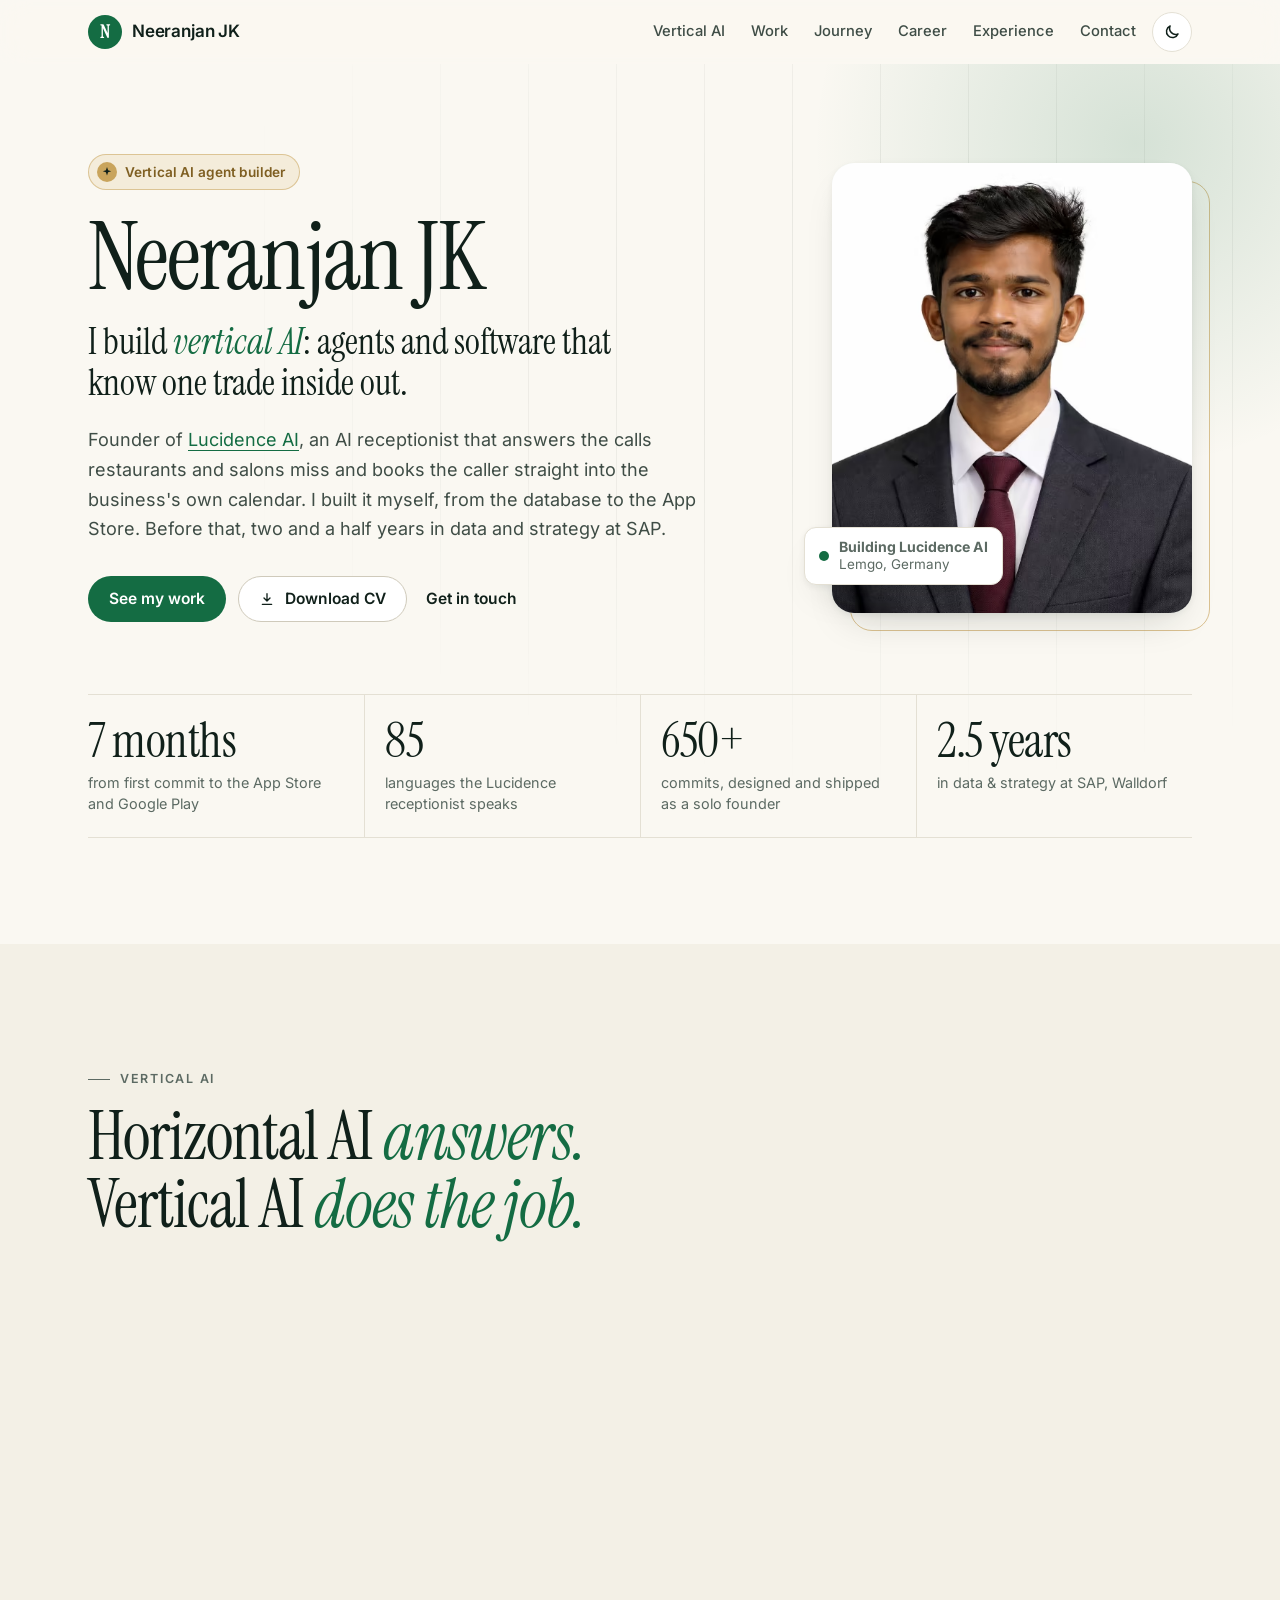
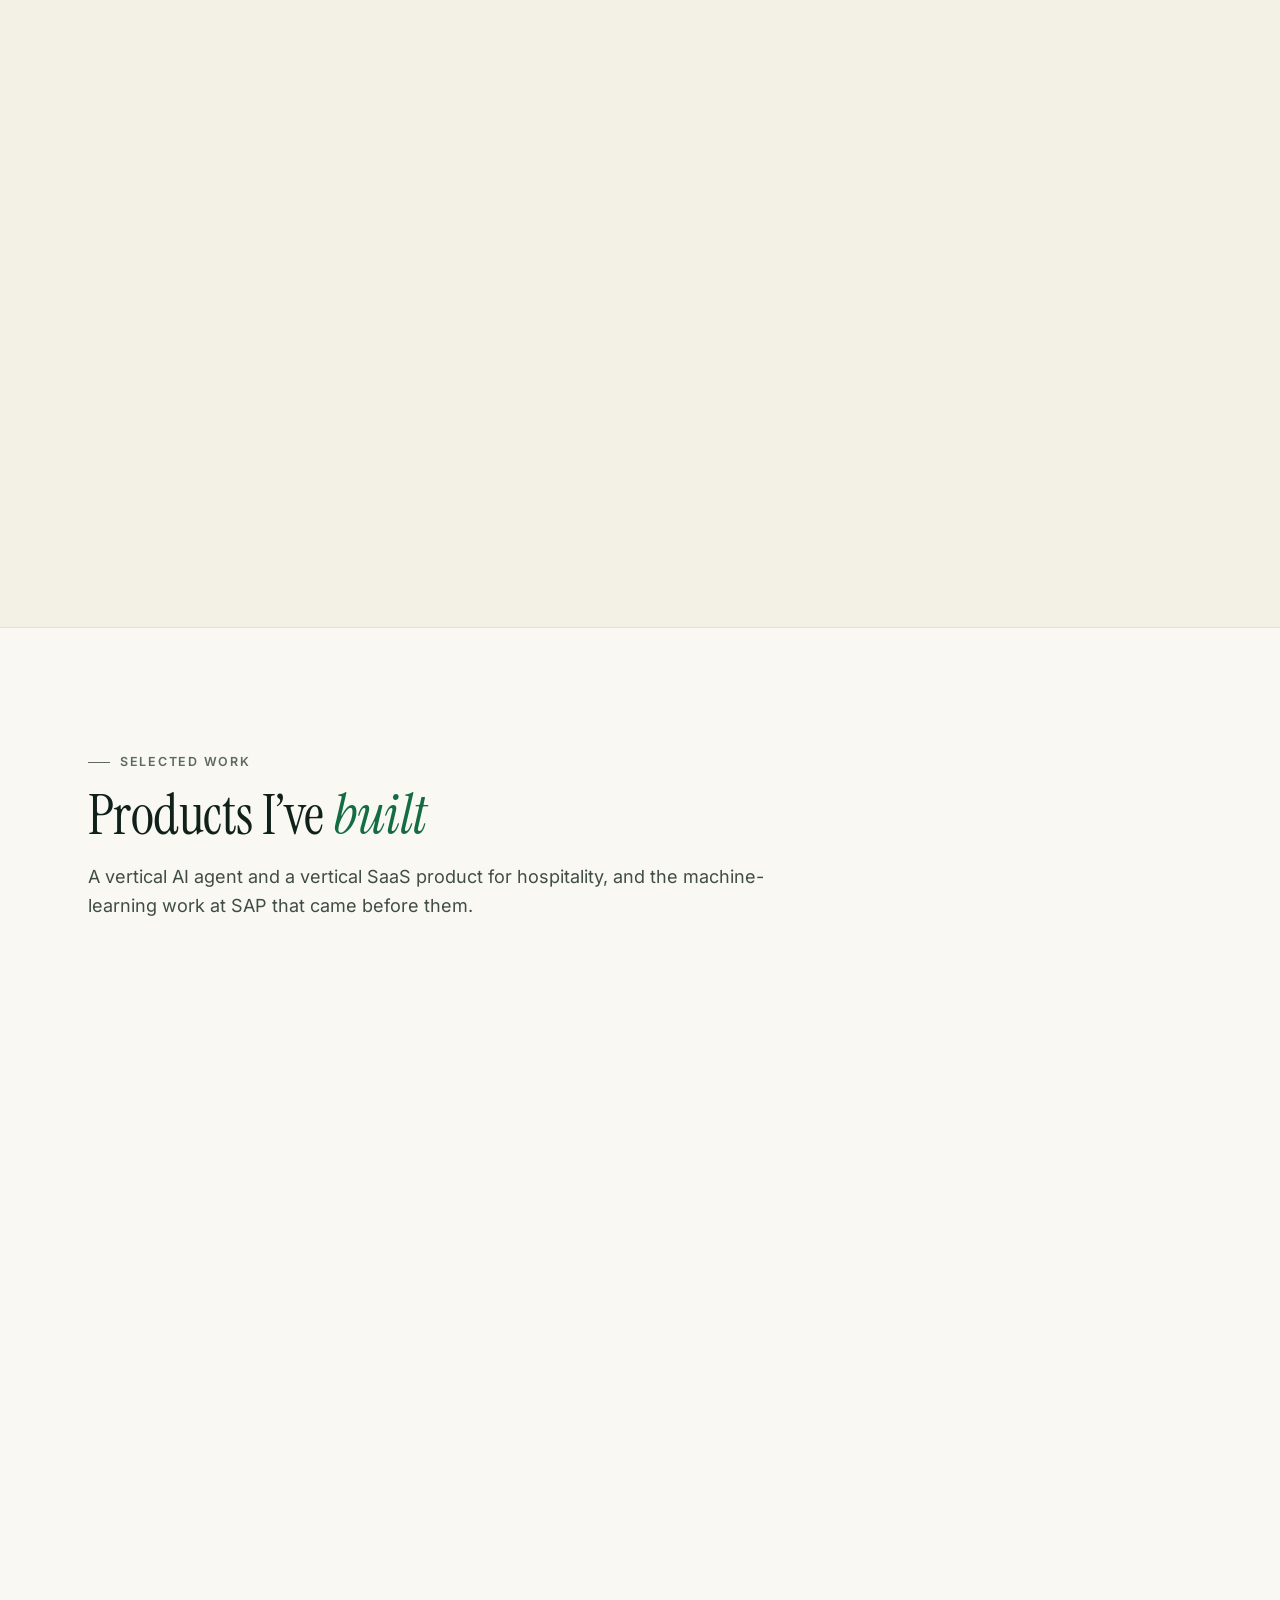
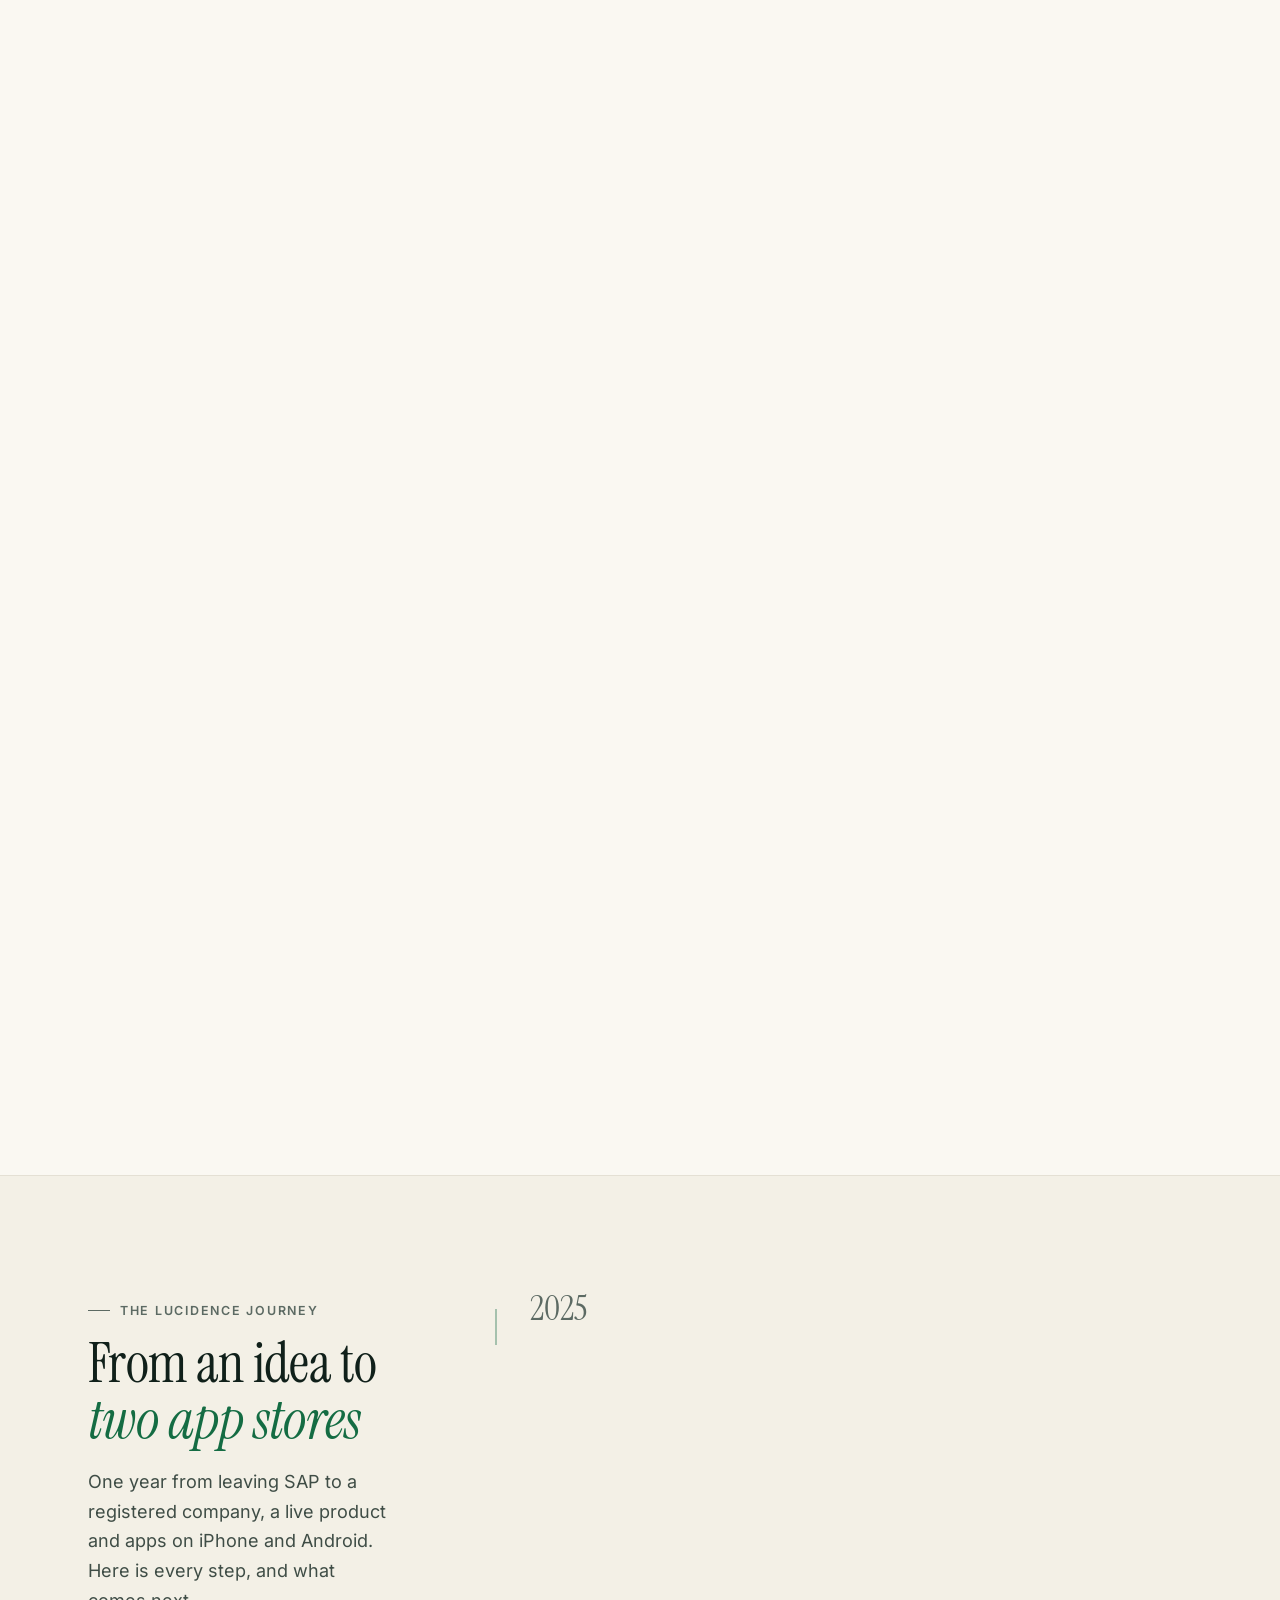
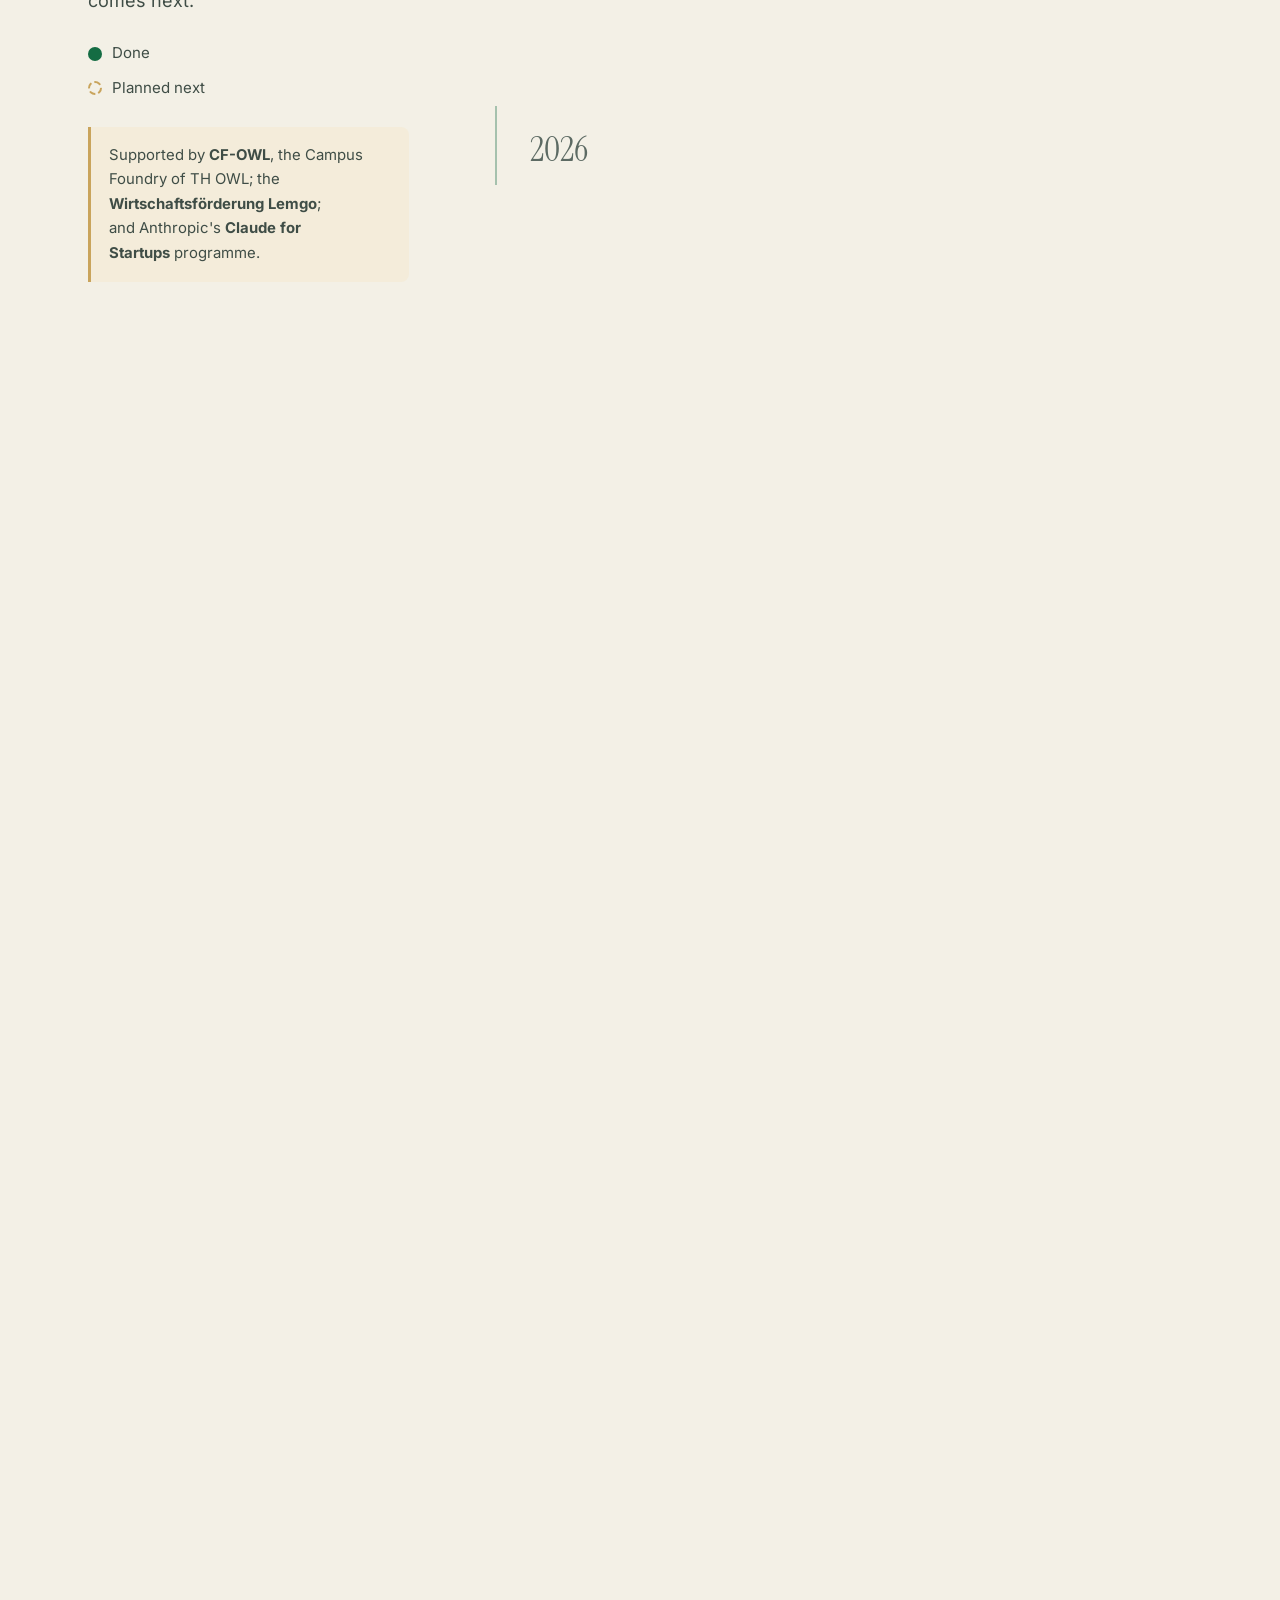
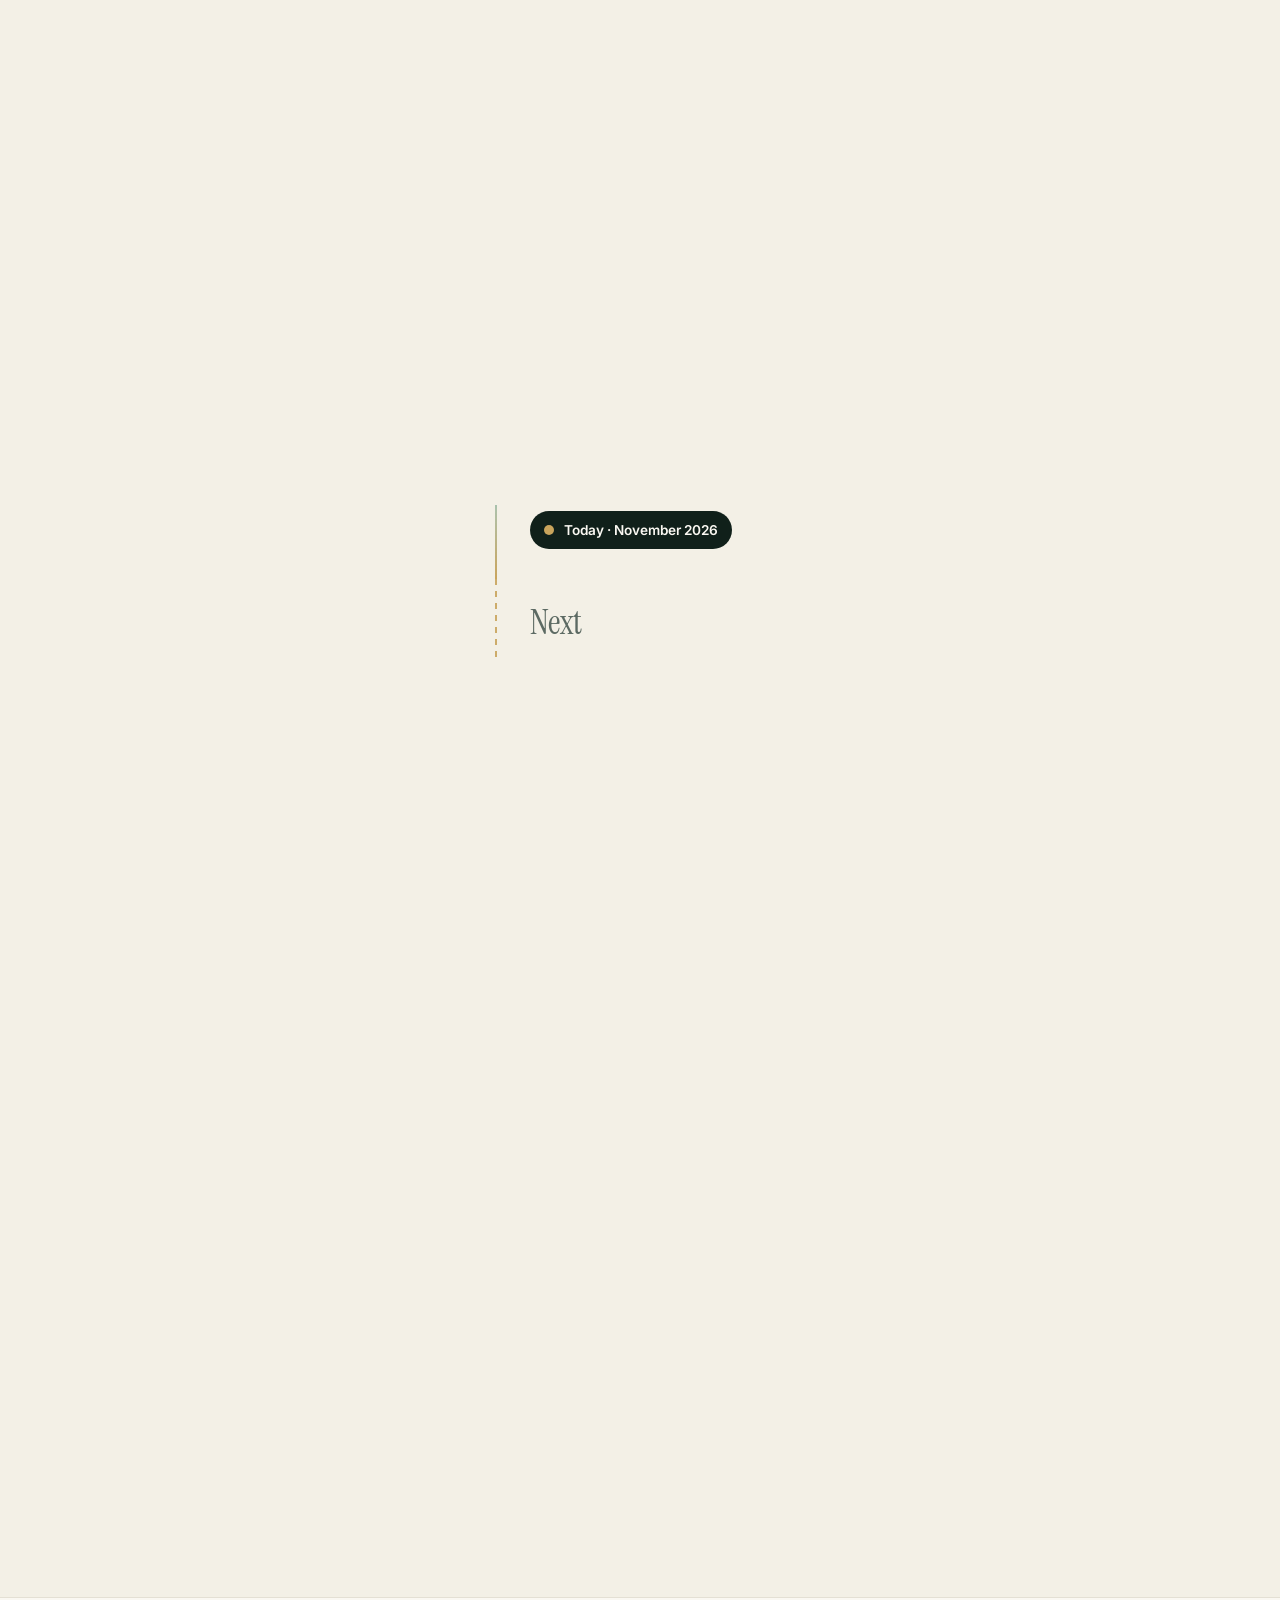
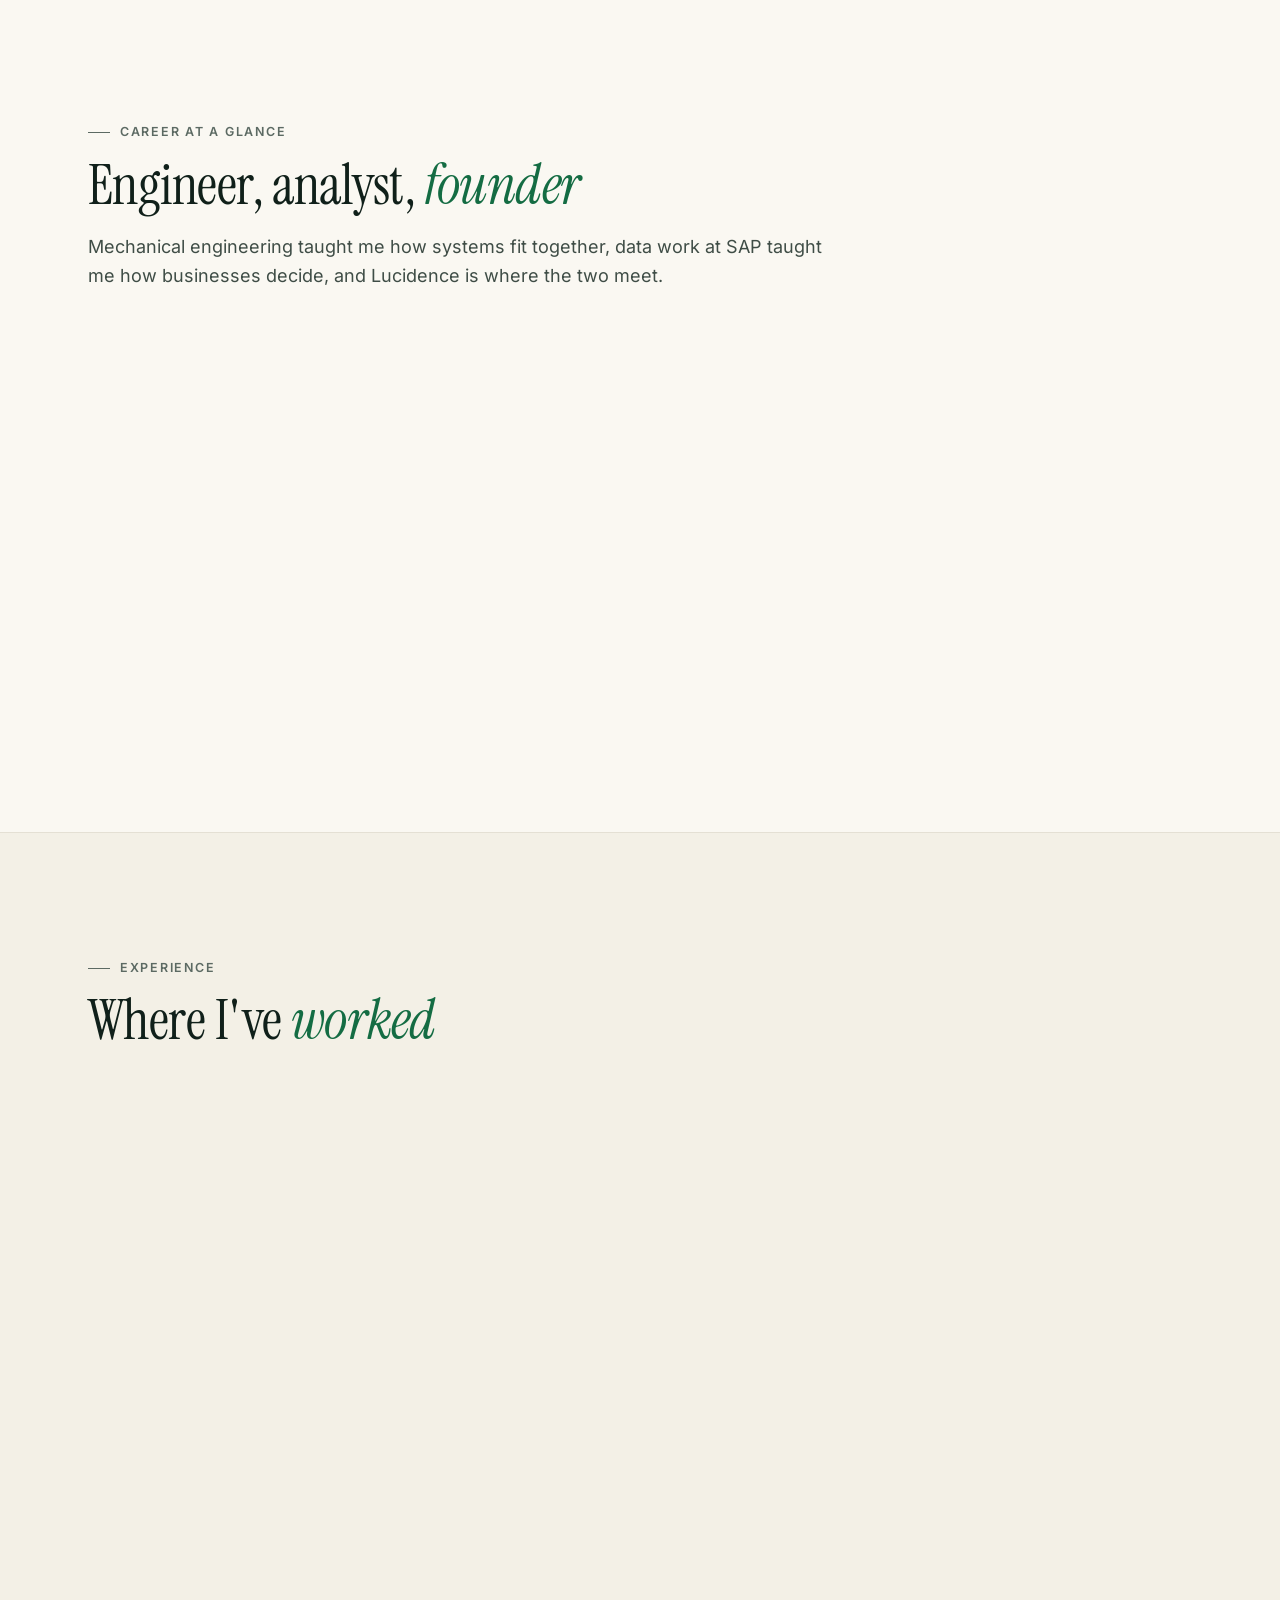
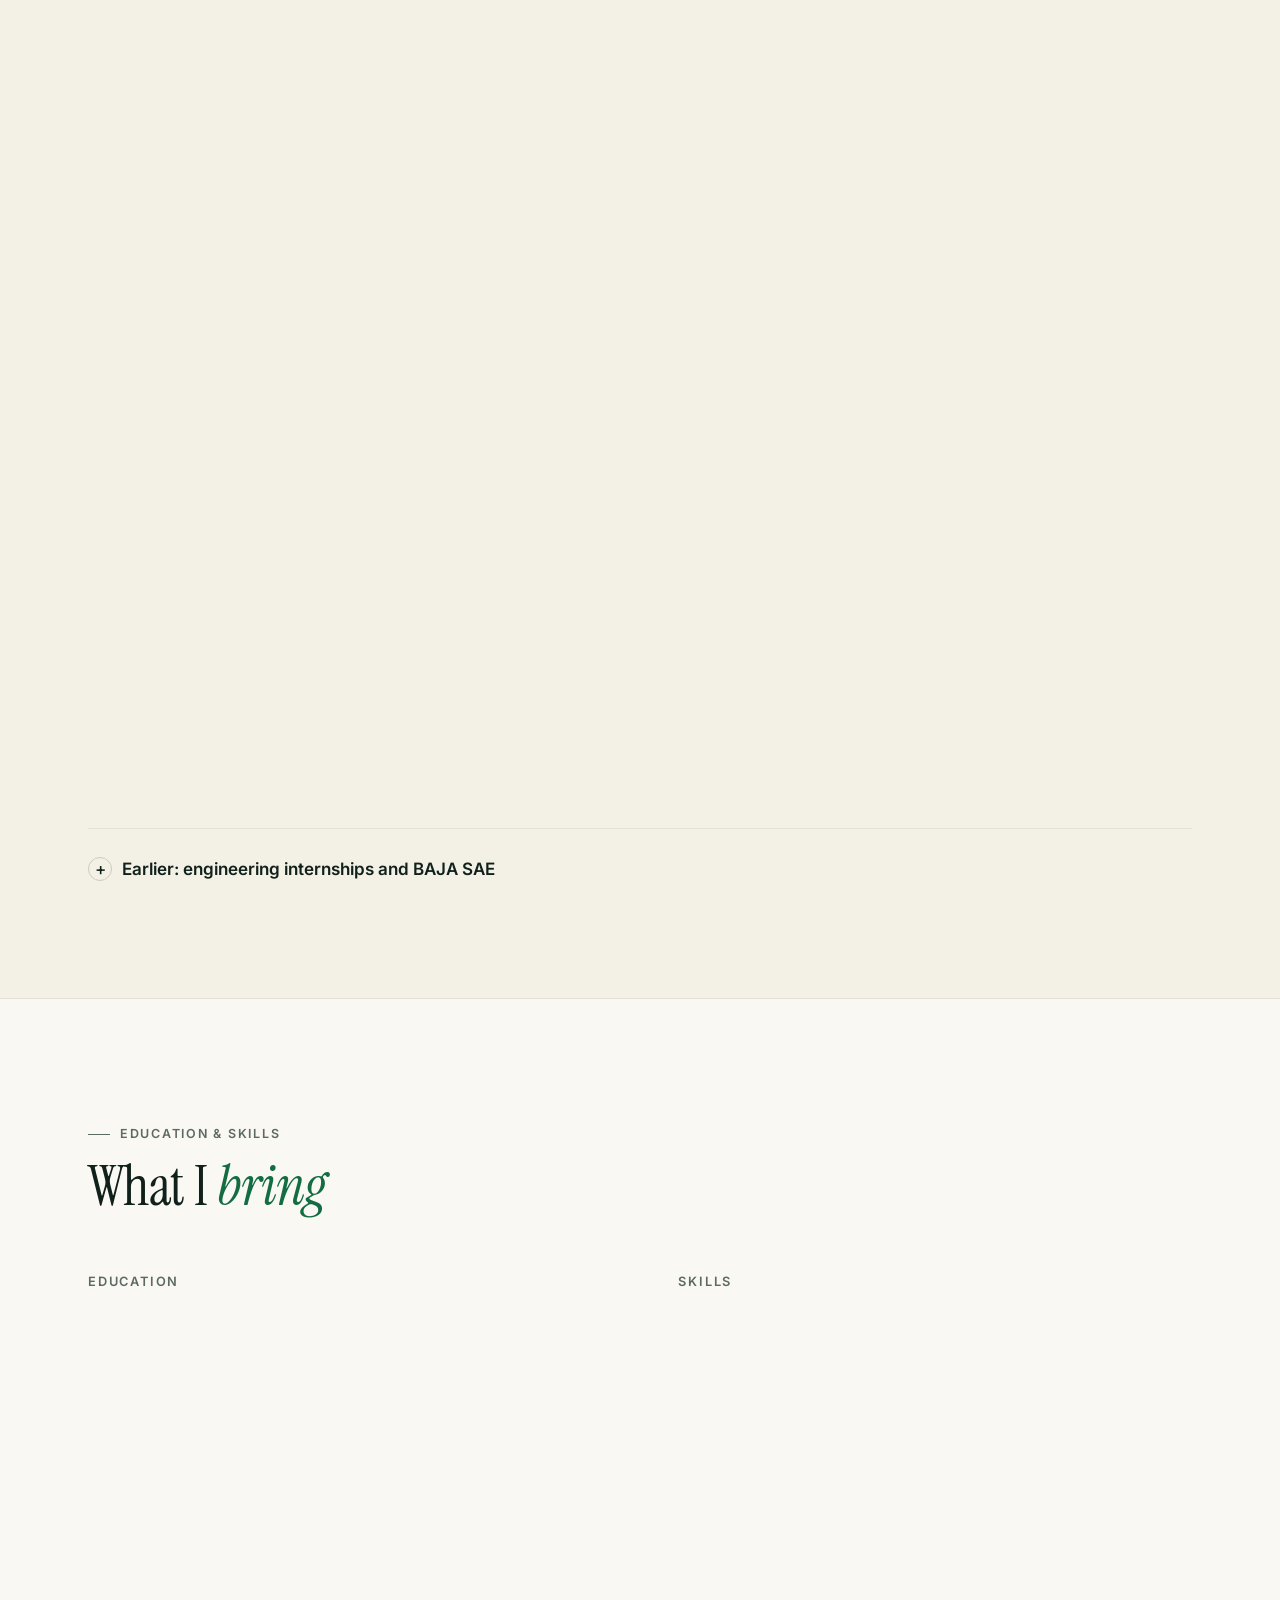
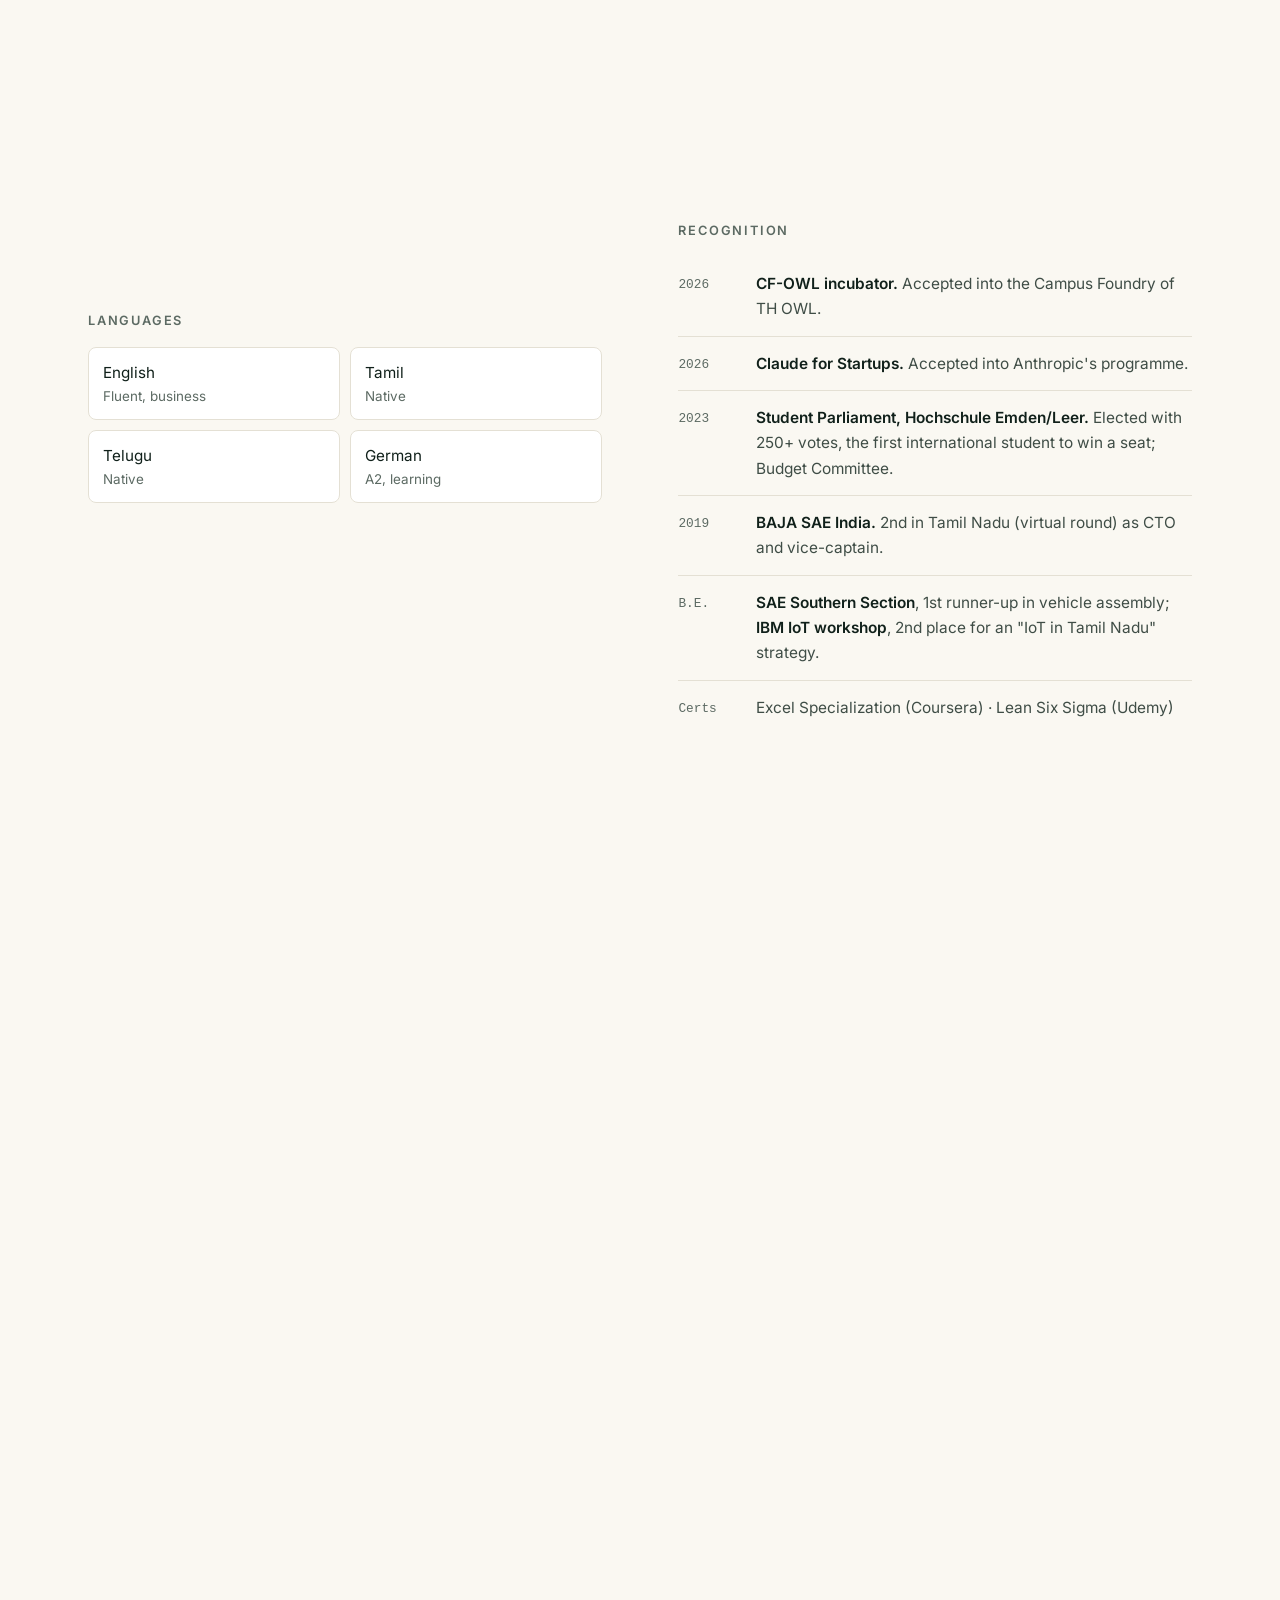
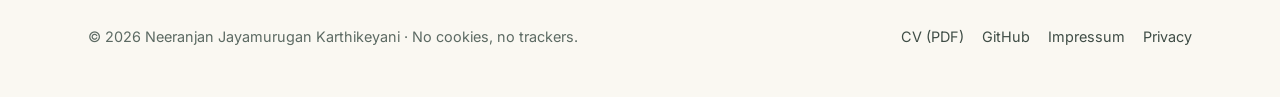
<file: index.html>
<!doctype html>
<html lang="en">
<head>
  <meta charset="utf-8">
  <meta name="viewport" content="width=device-width, initial-scale=1, viewport-fit=cover">
  <meta http-equiv="Content-Security-Policy" content="default-src 'none'; script-src 'self' 'sha256-ST+iMlYEYg/RgcJoR2MefM9xcEwOwwa83m+/302eD9g='; style-src 'self'; img-src 'self'; font-src 'self'; manifest-src 'self'; connect-src 'self'; base-uri 'none'; form-action 'none'">
  <meta name="referrer" content="strict-origin-when-cross-origin">
  <title>Neeranjan JK — Founder of Lucidence AI · Vertical AI builder</title>
  <meta name="description" content="Neeranjan JK, founder of Lucidence AI, builds vertical AI: agents that answer a business's missed calls and book them into its own calendar. Ex-SAP data analyst in Germany.">
  <meta name="author" content="Neeranjan Jayamurugan Karthikeyani">
  <link rel="canonical" href="https://jkneeranjan.github.io/">
  <meta name="color-scheme" content="light dark">
  <meta name="theme-color" content="#faf8f2" media="(prefers-color-scheme: light)">
  <meta name="theme-color" content="#0c1410" media="(prefers-color-scheme: dark)">
  <script>(function(){var d=document.documentElement;d.classList.add('js');try{var t=localStorage.getItem('theme');if(t==='light'||t==='dark'){d.setAttribute('data-theme',t);}}catch(e){}})();</script>

  <meta property="og:type" content="profile">
  <meta property="og:site_name" content="Neeranjan JK">
  <meta property="og:title" content="Neeranjan JK — Founder of Lucidence AI · Vertical AI builder">
  <meta property="og:description" content="I build vertical AI: agents and software that know one trade inside out. Lucidence answers the calls restaurants and salons miss and books them into their own calendar.">
  <meta property="og:url" content="https://jkneeranjan.github.io/">
  <meta property="og:image" content="https://jkneeranjan.github.io/assets/img/og.png">
  <meta property="og:image:width" content="1200">
  <meta property="og:image:height" content="630">
  <meta property="og:image:alt" content="Neeranjan JK — Founder of Lucidence AI, vertical AI builder">
  <meta property="og:locale" content="en_GB">
  <meta property="profile:first_name" content="Neeranjan">
  <meta property="profile:last_name" content="Jayamurugan Karthikeyani">
  <meta name="twitter:card" content="summary_large_image">
  <meta name="twitter:title" content="Neeranjan JK — Founder of Lucidence AI · Vertical AI builder">
  <meta name="twitter:description" content="Vertical AI, built end to end: Lucidence answers the calls restaurants and salons miss and books them.">
  <meta name="twitter:image" content="https://jkneeranjan.github.io/assets/img/og.png">

  <link rel="icon" href="favicon.svg" type="image/svg+xml">
  <link rel="icon" href="favicon-32.png" sizes="32x32" type="image/png">
  <link rel="apple-touch-icon" href="apple-touch-icon.png">
  <link rel="manifest" href="site.webmanifest">

  <link rel="preload" href="assets/fonts/inter-latin-wght.woff2" as="font" type="font/woff2" crossorigin>
  <link rel="preload" href="assets/fonts/instrument-serif-latin-400-normal.woff2" as="font" type="font/woff2" crossorigin>
  <link rel="stylesheet" href="assets/css/site.css">
  <script src="assets/js/site.js" defer></script>

  <script type="application/ld+json">
  {
    "@context": "https://schema.org",
    "@graph": [
      {
        "@type": "ProfilePage",
        "@id": "https://jkneeranjan.github.io/#page",
        "url": "https://jkneeranjan.github.io/",
        "name": "Neeranjan JK — Founder of Lucidence AI · Vertical AI builder",
        "inLanguage": "en",
        "dateModified": "2026-11-02",
        "mainEntity": { "@id": "https://jkneeranjan.github.io/#person" }
      },
      {
        "@type": "Person",
        "@id": "https://jkneeranjan.github.io/#person",
        "name": "Neeranjan Jayamurugan Karthikeyani",
        "alternateName": "Neeranjan JK",
        "givenName": "Neeranjan",
        "familyName": "Jayamurugan Karthikeyani",
        "jobTitle": "Founder & Managing Director",
        "description": "Founder of Lucidence AI and builder of vertical AI agents and SaaS for service businesses.",
        "url": "https://jkneeranjan.github.io/",
        "image": "https://jkneeranjan.github.io/assets/img/neeranjan-500.jpg",
        "email": "mailto:jkneeranjan@gmail.com",
        "address": { "@type": "PostalAddress", "addressLocality": "Lemgo", "addressCountry": "DE" },
        "worksFor": { "@id": "https://jkneeranjan.github.io/#lucidence" },
        "alumniOf": [
          { "@type": "CollegeOrUniversity", "name": "Hochschule Emden/Leer" },
          { "@type": "CollegeOrUniversity", "name": "Anna University" }
        ],
        "knowsAbout": ["Vertical AI", "Voice AI agents", "Vertical SaaS", "Large language models", "TypeScript", "PostgreSQL", "Business intelligence", "Machine-learning forecasting", "Power BI", "GDPR"],
        "knowsLanguage": ["en", "ta", "te", "de"],
        "sameAs": [
          "https://www.linkedin.com/in/neeranjan-jk/",
          "https://github.com/jkneeranjan"
        ]
      },
      {
        "@type": "Organization",
        "@id": "https://jkneeranjan.github.io/#lucidence",
        "name": "Lucidence AI UG (haftungsbeschränkt)",
        "alternateName": "Lucidence AI",
        "url": "https://lucidence.ai/",
        "foundingDate": "2026-08-31",
        "email": "mailto:hello@lucidence.ai",
        "founder": { "@id": "https://jkneeranjan.github.io/#person" }
      }
    ]
  }
  </script>
</head>
<body>
  <a class="skip-link" href="#main">Skip to content</a>

  <svg width="0" height="0" class="visually-hidden" aria-hidden="true" focusable="false">
    <defs>
      <symbol id="i-arrow" viewBox="0 0 24 24"><path fill="none" stroke="currentColor" stroke-width="2" stroke-linecap="round" stroke-linejoin="round" d="M7 17 17 7M8 7h9v9"/></symbol>
      <symbol id="i-download" viewBox="0 0 24 24"><path fill="none" stroke="currentColor" stroke-width="2" stroke-linecap="round" stroke-linejoin="round" d="M12 4v11m0 0-4.5-4.5M12 15l4.5-4.5M5 20h14"/></symbol>
      <symbol id="i-mail" viewBox="0 0 24 24"><g fill="none" stroke="currentColor" stroke-width="2" stroke-linecap="round" stroke-linejoin="round"><rect x="3" y="5" width="18" height="14" rx="2"/><path d="m4 7 8 6 8-6"/></g></symbol>
      <symbol id="i-linkedin" viewBox="0 0 24 24"><path fill="currentColor" d="M4.98 3.5a2.5 2.5 0 1 1 0 5 2.5 2.5 0 0 1 0-5ZM3 9.75h4v11H3v-11Zm6.5 0h3.83v1.5h.06c.53-1 1.84-2.06 3.79-2.06 4.05 0 4.8 2.67 4.8 6.13v5.43h-4v-4.82c0-1.15-.02-2.63-1.6-2.63-1.6 0-1.85 1.25-1.85 2.55v4.9h-4.03v-11Z"/></symbol>
      <symbol id="i-github" viewBox="0 0 24 24"><path fill="currentColor" d="M12 2a10 10 0 0 0-3.16 19.49c.5.09.68-.22.68-.48v-1.7c-2.78.6-3.37-1.34-3.37-1.34-.45-1.16-1.11-1.47-1.11-1.47-.91-.62.07-.6.07-.6 1 .07 1.53 1.03 1.53 1.03.9 1.52 2.34 1.08 2.91.83.09-.65.35-1.08.63-1.33-2.22-.25-4.55-1.11-4.55-4.94 0-1.09.39-1.98 1.03-2.68-.1-.25-.45-1.27.1-2.64 0 0 .84-.27 2.75 1.02a9.56 9.56 0 0 1 5 0c1.91-1.29 2.75-1.02 2.75-1.02.55 1.37.2 2.39.1 2.64.64.7 1.03 1.59 1.03 2.68 0 3.84-2.34 4.68-4.57 4.93.36.31.68.92.68 1.85v2.74c0 .27.18.58.69.48A10 10 0 0 0 12 2Z"/></symbol>
      <symbol id="i-sun" viewBox="0 0 24 24"><g fill="none" stroke="currentColor" stroke-width="2" stroke-linecap="round"><circle cx="12" cy="12" r="4"/><path d="M12 2v2M12 20v2M4.93 4.93l1.41 1.41M17.66 17.66l1.41 1.41M2 12h2M20 12h2M4.93 19.07l1.41-1.41M17.66 6.34l1.41-1.41"/></g></symbol>
      <symbol id="i-moon" viewBox="0 0 24 24"><path fill="none" stroke="currentColor" stroke-width="2" stroke-linecap="round" stroke-linejoin="round" d="M20 14.5A8 8 0 0 1 9.5 4a8 8 0 1 0 10.5 10.5Z"/></symbol>
      <symbol id="i-menu" viewBox="0 0 24 24"><path fill="none" stroke="currentColor" stroke-width="2" stroke-linecap="round" d="M4 7h16M4 12h16M4 17h16"/></symbol>
      <symbol id="i-phone" viewBox="0 0 24 24"><path fill="none" stroke="currentColor" stroke-width="2" stroke-linecap="round" stroke-linejoin="round" d="M5 4h4l2 5-2.5 1.5a11 11 0 0 0 5 5L15 13l5 2v4a2 2 0 0 1-2 2A16 16 0 0 1 3 6a2 2 0 0 1 2-2Z"/></symbol>
      <symbol id="i-spark" viewBox="0 0 24 24"><path fill="currentColor" d="M12 2l2.2 6.3L20.5 10.5l-6.3 2.2L12 19l-2.2-6.3L3.5 10.5l6.3-2.2L12 2Z"/></symbol>
      <symbol id="i-calendar" viewBox="0 0 24 24"><g fill="none" stroke="currentColor" stroke-width="2" stroke-linecap="round" stroke-linejoin="round"><rect x="3" y="5" width="18" height="16" rx="2"/><path d="M16 3v4M8 3v4M3 10h18"/></g></symbol>
      <symbol id="i-message" viewBox="0 0 24 24"><path fill="none" stroke="currentColor" stroke-width="2" stroke-linecap="round" stroke-linejoin="round" d="M21 12a8 8 0 0 1-11.6 7.1L4 20l1-4.6A8 8 0 1 1 21 12Z"/></symbol>
      <symbol id="i-mobile" viewBox="0 0 24 24"><g fill="none" stroke="currentColor" stroke-width="2" stroke-linecap="round" stroke-linejoin="round"><rect x="6" y="2" width="12" height="20" rx="2.5"/><path d="M11 18h2"/></g></symbol>
      <symbol id="i-receipt" viewBox="0 0 24 24"><path fill="none" stroke="currentColor" stroke-width="2" stroke-linecap="round" stroke-linejoin="round" d="M6 2h12v20l-3-2-3 2-3-2-3 2V2Zm3 6h6m-6 4h6m-6 4h4"/></symbol>
      <symbol id="i-check" viewBox="0 0 24 24"><path fill="none" stroke="currentColor" stroke-width="2.2" stroke-linecap="round" stroke-linejoin="round" d="m5 12.5 4.5 4.5L19 7.5"/></symbol>
      <symbol id="i-x" viewBox="0 0 24 24"><path fill="none" stroke="currentColor" stroke-width="2.2" stroke-linecap="round" d="M7 7l10 10M17 7 7 17"/></symbol>
      <symbol id="i-wave" viewBox="0 0 24 24"><path fill="none" stroke="currentColor" stroke-width="2" stroke-linecap="round" d="M3 12h2M7 8v8M11 5v14M15 8v8M19 10v4M21 12h0"/></symbol>
    </defs>
  </svg>

  <header class="site-header" id="top">
    <div class="container">
      <a class="brand" href="#main" aria-label="Neeranjan JK — back to top">
        <span class="brand-mark" aria-hidden="true">N</span>
        <span>Neeranjan JK</span>
      </a>
      <nav class="nav" aria-label="Main">
        <ul class="nav-list" id="nav-list">
          <li><a href="#vertical">Vertical AI</a></li>
          <li><a href="#work">Work</a></li>
          <li><a href="#journey">Journey</a></li>
          <li><a href="#career">Career</a></li>
          <li><a href="#experience">Experience</a></li>
          <li><a href="#contact">Contact</a></li>
        </ul>
        <button class="icon-btn theme-toggle" type="button" aria-label="Switch to dark theme">
          <svg class="icon-moon" aria-hidden="true"><use href="#i-moon"/></svg>
          <svg class="icon-sun" aria-hidden="true"><use href="#i-sun"/></svg>
        </button>
        <button class="icon-btn menu-toggle" type="button" aria-expanded="false" aria-controls="nav-list" aria-label="Open menu">
          <svg aria-hidden="true"><use href="#i-menu"/></svg>
        </button>
      </nav>
    </div>
  </header>

  <main id="main">
    <!-- ============ HERO ============ -->
    <section class="hero" aria-labelledby="hero-title">
      <div class="container">
        <div class="hero-grid">
          <div>
            <span class="badge"><span class="badge-dot" aria-hidden="true"><svg><use href="#i-spark"/></svg></span>Vertical AI agent builder</span>
            <h1 id="hero-title">Neeranjan JK</h1>
            <p class="hero-tagline">I build <em>vertical AI</em>: agents and software that know one trade inside out.</p>
            <p class="hero-lead">Founder of <a href="https://lucidence.ai/en" rel="noopener">Lucidence AI</a>, an AI receptionist that answers the calls restaurants and salons miss and books the caller straight into the business's own calendar. I built it myself, from the database to the App Store. Before that, two and a half years in data and strategy at SAP.</p>
            <div class="hero-actions">
              <a class="btn btn--primary" href="#work">See my work</a>
              <a class="btn btn--ghost" href="cv/Neeranjan-JK-CV.pdf" download>
                <svg aria-hidden="true"><use href="#i-download"/></svg>Download CV <span class="visually-hidden">(PDF)</span>
              </a>
              <a class="btn btn--quiet" href="#contact">Get in touch</a>
            </div>
          </div>
          <figure class="portrait">
            <div class="portrait-frame">
              <picture>
                <source type="image/avif" srcset="assets/img/neeranjan-320.avif 320w, assets/img/neeranjan-500.avif 500w" sizes="(max-width: 900px) 148px, 360px">
                <img src="assets/img/neeranjan-500.jpg" srcset="assets/img/neeranjan-320.jpg 320w, assets/img/neeranjan-500.jpg 500w" sizes="(max-width: 900px) 148px, 360px" width="500" height="625" alt="Portrait of Neeranjan JK in a dark suit and burgundy tie" fetchpriority="high" decoding="async">
              </picture>
            </div>
            <figcaption class="portrait-card">
              <span class="pulse" aria-hidden="true"></span>
              <span><strong>Building Lucidence AI</strong><span>Lemgo, Germany</span></span>
            </figcaption>
          </figure>
        </div>

        <dl class="facts">
          <div class="fact" data-reveal>
            <dt class="visually-hidden">Time to launch</dt>
            <dd><div class="fact-value">7 months</div><div class="fact-label">from first commit to the App Store and Google Play</div></dd>
          </div>
          <div class="fact" data-reveal>
            <dt class="visually-hidden">Languages</dt>
            <dd><div class="fact-value">85</div><div class="fact-label">languages the Lucidence receptionist speaks</div></dd>
          </div>
          <div class="fact" data-reveal>
            <dt class="visually-hidden">Commits</dt>
            <dd><div class="fact-value">650+</div><div class="fact-label">commits, designed and shipped as a solo founder</div></dd>
          </div>
          <div class="fact" data-reveal>
            <dt class="visually-hidden">Industry experience</dt>
            <dd><div class="fact-value">2.5 years</div><div class="fact-label">in data &amp; strategy at SAP, Walldorf</div></dd>
          </div>
        </dl>
      </div>
    </section>

    <!-- ============ VERTICAL AI ============ -->
    <section class="section section--tint" id="vertical" aria-labelledby="vertical-title">
      <div class="container">
        <div class="vertical-head">
          <div>
            <span class="eyebrow">Vertical AI</span>
            <h2 class="thesis" id="vertical-title">Horizontal AI <em>answers.</em> Vertical AI <em>does the job.</em></h2>
          </div>
          <p class="vertical-lead" data-reveal>A general assistant can hold a conversation. A restaurant needs one that knows its tables, its opening hours and when a group is too big to book without the owner. That knowledge (the trade's data model, its rules, its daily workflow) is the product. The AI is how customers reach it.</p>
        </div>

        <div class="vertical-grid">
          <figure class="panel duel" data-reveal aria-labelledby="duel-title">
            <figcaption>
              <div class="panel-title" id="duel-title">Same call, two answers</div>
              <div class="panel-sub">Friday, 18:40. The kitchen is full and nobody picks up.</div>
            </figcaption>
            <p class="bubble bubble--caller"><span class="bubble-who">Caller</span>Hi, do you have a table for five at half past seven tonight?</p>
            <div class="answers">
              <div class="answer answer--generic">
                <span class="answer-label">Horizontal AI</span>
                <p class="answer-quote">“I can’t see the reservations, but I can take a message for the team.”</p>
                <p class="answer-outcome"><svg aria-hidden="true"><use href="#i-x"/></svg>A note for the owner to return after service</p>
              </div>
              <div class="answer answer--vertical">
                <span class="answer-label">Vertical AI · Lucidence</span>
                <p class="answer-quote">“Half past seven for five works. Shall I book it under your name? You’ll get a text to confirm.”</p>
                <p class="answer-outcome"><svg aria-hidden="true"><use href="#i-check"/></svg>A booking in the book and an SMS to the guest</p>
              </div>
            </div>
            <p class="panel-note">Illustrative example. Lucidence answers in the caller’s language and checks real tables and opening hours before it confirms.</p>
          </figure>

          <figure class="panel stack" data-reveal aria-labelledby="stack-title">
            <figcaption>
              <div class="panel-title" id="stack-title">One trade, the whole stack</div>
              <div class="panel-sub">Every layer a missed restaurant call touches. I built all of them.</div>
            </figcaption>
            <div class="stack-group">
              <p class="stack-group-label"><span class="tag">Lucidence</span>AI receptionist and booking book</p>
              <ol class="stack-list">
                <li class="stack-item">
                  <span class="stack-node" aria-hidden="true"><svg><use href="#i-phone"/></svg></span>
                  <span class="stack-text"><strong>The call nobody picks up</strong><span>The carrier forwards missed and busy calls</span></span>
                </li>
                <li class="stack-item">
                  <span class="stack-node" aria-hidden="true"><svg><use href="#i-wave"/></svg></span>
                  <span class="stack-text"><strong>Voice agent</strong><span>Answers in the caller’s language and uses the booking tools</span></span>
                </li>
                <li class="stack-item">
                  <span class="stack-node" aria-hidden="true"><svg><use href="#i-calendar"/></svg></span>
                  <span class="stack-text"><strong>Booking engine</strong><span>Real tables, opening hours, party sizes, stylists</span></span>
                </li>
                <li class="stack-item">
                  <span class="stack-node" aria-hidden="true"><svg><use href="#i-message"/></svg></span>
                  <span class="stack-text"><strong>Guest follow-up</strong><span>SMS confirmation, reminder, review request</span></span>
                </li>
                <li class="stack-item">
                  <span class="stack-node" aria-hidden="true"><svg><use href="#i-mobile"/></svg></span>
                  <span class="stack-text"><strong>Owner app</strong><span>Bookings, transcripts and callbacks on iPhone, Android and web</span></span>
                </li>
              </ol>
            </div>
            <div class="stack-group stack-group--till">
              <p class="stack-group-label"><span class="tag tag--brass">Bonwerk</span>Restaurant till</p>
              <ol class="stack-list">
                <li class="stack-item">
                  <span class="stack-node" aria-hidden="true"><svg><use href="#i-receipt"/></svg></span>
                  <span class="stack-text"><strong>The till</strong><span>Pulls the reservation through the Lucidence API</span></span>
                </li>
              </ol>
            </div>
          </figure>
        </div>

        <ol class="principles">
          <li class="principle" data-reveal>
            <span class="principle-num" aria-hidden="true">01</span>
            <h3>Own the record, not the minutes</h3>
            <p>Every answered call writes a real reservation into the business’s own book. That book becomes how the business runs, and it, not the voice, is why a customer stays.</p>
          </li>
          <li class="principle" data-reveal>
            <span class="principle-num" aria-hidden="true">02</span>
            <h3>Put the trade’s rules in code</h3>
            <p>Table capacity, one calendar per stylist, German fiscal law at the till, consent before any call is recorded. The rules live in code and tests, not only in a prompt.</p>
          </li>
          <li class="principle" data-reveal>
            <span class="principle-num" aria-hidden="true">03</span>
            <h3>Build the whole stack</h3>
            <p>From the phone line to the till: telephony, voice agent, booking engine, apps and compliance. One person, one codebase, in production.</p>
          </li>
        </ol>
      </div>
    </section>

    <!-- ============ WORK ============ -->
    <section class="section" id="work" aria-labelledby="work-title">
      <div class="container">
        <div class="section-head">
          <span class="eyebrow">Selected work</span>
          <h2 id="work-title">Products I’ve <em>built</em></h2>
          <p>A vertical AI agent and a vertical SaaS product for hospitality, and the machine-learning work at SAP that came before them.</p>
        </div>

        <div class="work-grid">
          <article class="card card--feature" data-reveal aria-labelledby="w-lucidence">
            <div class="feature-main">
              <div class="card-top">
                <span class="card-kicker">Founder · sole engineer · Nov 2025 – today</span>
                <span class="tag">Live · iPhone &amp; Android</span>
              </div>
              <h3 id="w-lucidence">Lucidence AI</h3>
              <p class="card-lead">An AI receptionist and booking book for restaurants and salons.</p>

              <dl class="case">
                <div>
                  <dt>The problem</dt>
                  <dd>Owner-run restaurants and salons miss calls during service, and a missed call is often a lost booking. Taking a message doesn’t win it back. Making the booking does.</dd>
                </div>
                <div>
                  <dt>What I built</dt>
                  <dd>
                    <ul class="card-list">
                      <li>A voice agent that answers missed and busy calls around the clock in 85 languages, and books, moves or cancels through tool calls into the business’s own calendar</li>
                      <li>A booking engine that knows the trade: tables, floor plan and party size for restaurants; one calendar per stylist for salons</li>
                      <li>Guest follow-up (SMS confirmation, reminder, review request) and an owner app with call summaries and callback requests</li>
                      <li>Safety and compliance built in: platform rules the business can’t override, screening of owner instructions, card numbers and IBANs redacted, cross-tenant isolation tests on every pull request</li>
                    </ul>
                  </dd>
                </div>
                <div>
                  <dt>Where it stands</dt>
                  <dd>Live with design partners in Heidelberg and Lemgo since October 2026. The owner app is on the App Store and Google Play. First paid subscriptions follow in Q4 2026.</dd>
                </div>
              </dl>

              <ul class="chips" aria-label="Technology">
                <li>TypeScript</li><li>React 19</li><li>Express 5</li><li>PostgreSQL</li><li>Drizzle</li><li>Capacitor</li><li>ElevenLabs</li><li>Claude</li><li>Twilio</li><li>Render (Frankfurt)</li>
              </ul>
            </div>

            <div class="feature-phones">
              <div class="phones">
                <figure class="phone phone--back">
                  <picture>
                    <source type="image/avif" srcset="assets/img/app-dashboard-464.avif">
                    <img src="assets/img/app-dashboard-464.jpg" width="464" height="1006" alt="Lucidence owner app home screen for a demo restaurant: today's reservations, guests expected, free tables and the waitlist" loading="lazy" decoding="async">
                  </picture>
                </figure>
                <figure class="phone phone--front">
                  <picture>
                    <source type="image/avif" srcset="assets/img/app-call-464.avif">
                    <img src="assets/img/app-call-464.jpg" width="464" height="1006" alt="Lucidence call log: the AI's German phone conversation with a caller, summarised as a booking for six people tomorrow at 19:30, marked Booked" loading="lazy" decoding="async">
                  </picture>
                </figure>
              </div>
              <p class="phones-caption">Real screens from the owner app, showing the demo restaurant.</p>
            </div>

            <div class="feature-facts">
              <div class="metric-row">
                <div class="metric"><b>24/7</b><span>answers missed and busy calls</span></div>
                <div class="metric"><b>3</b><span>platforms (web, iPhone, Android) from one codebase</span></div>
                <div class="metric"><b>~490</b><span>automated server tests in CI</span></div>
                <div class="metric"><b>2</b><span>design partners live on real calls</span></div>
              </div>
              <p class="card-note card-note--tight">Built solo, with Claude Code as my pair programmer.</p>
              <div class="card-links store-links">
                <a href="https://lucidence.ai/en" rel="noopener">lucidence.ai <svg aria-hidden="true"><use href="#i-arrow"/></svg></a>
                <a href="https://apps.apple.com/de/app/lucidence-ai/id6822741566" rel="noopener">App Store <svg aria-hidden="true"><use href="#i-arrow"/></svg></a>
                <a href="https://play.google.com/store/apps/details?id=ai.lucidence.app" rel="noopener">Google Play <svg aria-hidden="true"><use href="#i-arrow"/></svg></a>
              </div>
            </div>
          </article>

          <article class="card" data-reveal aria-labelledby="w-forecast">
            <div class="card-top">
              <span class="card-kicker">SAP · Master’s thesis</span>
              <span class="tag tag--muted">Published on SAP BTP</span>
            </div>
            <h3 id="w-forecast">Partner capacity forecasting</h3>
            <p class="card-lead">My Master’s thesis at SAP: a machine-learning model that forecasts project inflow and consultant demand three years ahead across the SAP SuccessFactors partner ecosystem.</p>
            <ul class="card-list">
              <li>Users can override a recommendation without losing the model’s logic</li>
              <li>Used for workforce planning and to show skill gaps per module</li>
            </ul>
            <ul class="chips" aria-label="Technology"><li>Python</li><li>Machine learning</li><li>SAP BTP</li><li>SAP Analytics Cloud</li></ul>
          </article>

          <article class="card" data-reveal aria-labelledby="w-bonwerk">
            <div class="card-top">
              <span class="card-kicker">Vertical SaaS · 2026</span>
              <span class="tag tag--brass">Built · pre-launch</span>
            </div>
            <h3 id="w-bonwerk">Bonwerk POS</h3>
            <p class="card-lead">An offline-first till for German restaurants that keeps working when the internet doesn’t.</p>
            <ul class="card-list">
              <li>One hub, many tablets: waiter, billing, kitchen display and admin as installable web apps</li>
              <li>Built for German fiscal law: TSE signing interface and DSFinV-K tax export</li>
              <li>Pulls Lucidence reservations through the integration API, so the phone call and the receipt are one system</li>
              <li>241 automated tests</li>
            </ul>
            <ul class="chips" aria-label="Technology"><li>Node.js</li><li>Express</li><li>SQLite</li><li>PWA</li></ul>
            <p class="card-note">Private repository. Next: a certified TSE and the first installation.</p>
          </article>

          <article class="card" data-reveal aria-labelledby="w-film">
            <div class="card-top">
              <span class="card-kicker">Side build · 2026</span>
              <span class="tag tag--muted">Tooling</span>
            </div>
            <h3 id="w-film">A $0 film studio</h3>
            <p class="card-lead">A video pipeline that runs entirely on my laptop and produced Lucidence’s eight marketing films.</p>
            <ul class="card-list">
              <li>Open-weight video models for footage, Three.js for 3D product scenes</li>
              <li>Real product UI captured with Playwright; ffmpeg for the edit; AI voice-over, music and sound</li>
            </ul>
            <ul class="chips" aria-label="Technology"><li>Video diffusion</li><li>Three.js</li><li>Playwright</li><li>ffmpeg</li></ul>
          </article>
        </div>
      </div>
    </section>

    <!-- ============ JOURNEY ============ -->
    <section class="section section--tint" id="journey" aria-labelledby="journey-title">
      <div class="container journey">
        <div class="journey-aside">
          <div class="section-head">
            <span class="eyebrow">The Lucidence journey</span>
            <h2 id="journey-title">From an idea to <em>two app stores</em></h2>
            <p>One year from leaving SAP to a registered company, a live product and apps on iPhone and Android. Here is every step, and what comes next.</p>
          </div>
          <ul class="legend" aria-label="Legend">
            <li><span class="legend-dot legend-dot--done" aria-hidden="true"></span>Done</li>
            <li><span class="legend-dot legend-dot--next" aria-hidden="true"></span>Planned next</li>
          </ul>
          <p class="support-note">Supported by <strong>CF-OWL</strong>, the Campus Foundry of TH OWL; the <strong>Wirtschaftsförderung Lemgo</strong>; and Anthropic's <strong>Claude for Startups</strong> programme.</p>
        </div>

        <ol class="timeline">
          <li class="tl-year" aria-hidden="true">2025</li>
          <li class="tl-item" data-reveal>
            <span class="tl-dot" aria-hidden="true"></span>
            <time class="tl-date" datetime="2025-10">Oct 2025</time>
            <h3>Left SAP to build a company</h3>
            <p>After two and a half years in data and strategy at SAP in Walldorf, I left to build a company of my own in Germany.</p>
          </li>
          <li class="tl-item tl-item--key" data-reveal>
            <span class="tl-dot" aria-hidden="true"></span>
            <time class="tl-date" datetime="2025-11">Nov 2025</time>
            <h3>The idea</h3>
            <p>New to Germany, I couldn't book a doctor by phone: nobody answered, or nobody understood me. Restaurants run by people like me had the mirror image: a German caller reaches the kitchen, or nobody at all. Lucidence starts as an AI that answers the calls small businesses miss, and books them.</p>
            <span class="tag">Idea</span>
          </li>

          <li class="tl-year" aria-hidden="true">2026</li>
          <li class="tl-item" data-reveal>
            <span class="tl-dot" aria-hidden="true"></span>
            <time class="tl-date" datetime="2026-02">Feb 2026</time>
            <h3>Back to university, on purpose</h3>
            <p>Started the M.Sc. Applied Entrepreneurship at TH OWL in Lemgo. Lucidence became my course project, so studying and building are the same work.</p>
            <span class="tag tag--muted">Education</span>
          </li>
          <li class="tl-item" data-reveal>
            <span class="tl-dot" aria-hidden="true"></span>
            <time class="tl-date" datetime="2026-03-15">15 Mar 2026</time>
            <h3>First commit</h3>
            <p>The first version ran in production in Frankfurt the next day. The voice agent, the booking engine and the apps all grew from this one codebase.</p>
            <span class="tag">Product</span>
          </li>
          <li class="tl-item tl-item--key" data-reveal>
            <span class="tl-dot" aria-hidden="true"></span>
            <time class="tl-date" datetime="2026-05-01">1 May 2026</time>
            <h3>First design partner</h3>
            <p>An Indian restaurant in Heidelberg signed a letter of intent before the product could take a single real call.</p>
            <span class="tag">Customers</span>
          </li>
          <li class="tl-item" data-reveal>
            <span class="tl-dot" aria-hidden="true"></span>
            <time class="tl-date" datetime="2026-05-12">12 May 2026</time>
            <h3>Accepted into CF-OWL</h3>
            <p>TH OWL's Campus Foundry took Lucidence into its incubator: coaching, workshops and a workspace in Lemgo.</p>
            <span class="tag tag--muted">Support</span>
          </li>
          <li class="tl-item tl-item--key" data-reveal>
            <span class="tl-dot" aria-hidden="true"></span>
            <time class="tl-date" datetime="2026-05-27">27 May 2026</time>
            <h3>Wirtschaftsförderung Lemgo opens doors</h3>
            <p>Tobias Vietz of the Wirtschaftsförderung Lemgo, the city's economic-development office, tested the AI as a difficult caller. He then gave me a list of local businesses to approach in his name and asked to use Lucidence on his own office's phone.</p>
            <span class="tag">Partners</span>
          </li>
          <li class="tl-item" data-reveal>
            <span class="tl-dot" aria-hidden="true"></span>
            <time class="tl-date" datetime="2026-07">Jul 2026</time>
            <h3>Real tables, not just time slots</h3>
            <p>The booking engine learned restaurant capacity: tables, floor plans, party sizes. A group too big for any table becomes a callback for the owner instead of a dead end. The Bonwerk till started pulling reservations through our API.</p>
            <span class="tag">Product</span>
          </li>
          <li class="tl-item tl-item--key" data-reveal>
            <span class="tl-dot" aria-hidden="true"></span>
            <time class="tl-date" datetime="2026-08-31">31 Aug 2026</time>
            <h3>Lucidence AI UG is registered</h3>
            <p>Notarised on 13 August and entered in the commercial register at the Amtsgericht Lemgo (HRB 12114) on 31 August. I am the founder and managing director.</p>
            <span class="tag">Company</span>
          </li>
          <li class="tl-item" data-reveal>
            <span class="tl-dot" aria-hidden="true"></span>
            <time class="tl-date" datetime="2026-10-09">9 Oct 2026</time>
            <h3>German phone numbers, and Claude for Startups</h3>
            <p>Our German numbers went live, so a business can forward its line to a local number. The same day, Anthropic accepted Lucidence into its Claude for Startups programme.</p>
            <span class="tag tag--muted">Support</span>
          </li>
          <li class="tl-item tl-item--key" data-reveal>
            <span class="tl-dot" aria-hidden="true"></span>
            <time class="tl-date" datetime="2026-10-16">16 Oct 2026</time>
            <h3>Live on the App Store</h3>
            <p>The Lucidence owner app shipped on iPhone: every call, booking, transcript and callback request in the owner's pocket.</p>
            <span class="tag">Launch</span>
          </li>
          <li class="tl-item" data-reveal>
            <span class="tl-dot" aria-hidden="true"></span>
            <time class="tl-date" datetime="2026-10-20">20–22 Oct 2026</time>
            <h3>The first real calls</h3>
            <p>A café in Lemgo and the restaurant in Heidelberg forwarded their missed and busy calls to the AI. Bookings started arriving without anyone typing them in.</p>
            <span class="tag">Customers</span>
          </li>
          <li class="tl-item" data-reveal>
            <span class="tl-dot" aria-hidden="true"></span>
            <time class="tl-date" datetime="2026-10-27">27 Oct 2026</time>
            <h3>Live on Google Play</h3>
            <p>The Android app followed for Germany, Austria and Switzerland.</p>
            <span class="tag">Launch</span>
          </li>

          <li class="tl-now">
            <span class="tl-now-pill"><span class="pulse" aria-hidden="true"></span>Today · November 2026</span>
          </li>

          <li class="tl-year tl-year--next" aria-hidden="true">Next</li>
          <li class="tl-item tl-item--next" data-reveal>
            <span class="tl-dot" aria-hidden="true"></span>
            <span class="tl-date">Q4 2026 · planned</span>
            <h3>First paid subscriptions</h3>
            <p>Design partners move from trial to paid plans as soon as our tax registration is complete.</p>
          </li>
          <li class="tl-item tl-item--next" data-reveal>
            <span class="tl-dot" aria-hidden="true"></span>
            <span class="tl-date">Q4 2026 · planned</span>
            <h3>Pilot with the Wirtschaftsförderung Lemgo</h3>
            <p>Together with Tobias Vietz: Lucidence on the economic-development office's own phone line, and trials with the local businesses he recommended.</p>
          </li>
          <li class="tl-item tl-item--next" data-reveal>
            <span class="tl-dot" aria-hidden="true"></span>
            <span class="tl-date">Dec 2026 · planned</span>
            <h3>NRW Go-to-Market grant</h3>
            <p>An application to North Rhine-Westphalia's Go-to-Market programme to fund the next vertical.</p>
          </li>
          <li class="tl-item tl-item--next" data-reveal>
            <span class="tl-dot" aria-hidden="true"></span>
            <span class="tl-date">Jan 2027 · planned</span>
            <h3>CF-OWL progress pitch</h3>
            <p>A progress review with the Campus Foundry: customers, numbers and the plan for 2027.</p>
          </li>
          <li class="tl-item tl-item--next" data-reveal>
            <span class="tl-dot" aria-hidden="true"></span>
            <span class="tl-date">2027 · planned</span>
            <h3>Pre-seed round</h3>
            <p>Raising once the first ten restaurants pay, to hire sales in Germany and keep building the product.</p>
          </li>
          <li class="tl-item tl-item--next" data-reveal>
            <span class="tl-dot" aria-hidden="true"></span>
            <span class="tl-date">2027 · planned</span>
            <h3>More verticals, more countries</h3>
            <p>Trades next. Medical practices once the data-protection groundwork for health data is in place. Then Austria and Switzerland.</p>
          </li>
        </ol>
      </div>
    </section>

    <!-- ============ CAREER CHART ============ -->
    <section class="section" id="career" aria-labelledby="career-title">
      <div class="container">
        <div class="section-head">
          <span class="eyebrow">Career at a glance</span>
          <h2 id="career-title">Engineer, analyst, <em>founder</em></h2>
          <p>Mechanical engineering taught me how systems fit together, data work at SAP taught me how businesses decide, and Lucidence is where the two meet.</p>
        </div>

        <figure class="career-chart" data-reveal aria-labelledby="career-caption">
          <figcaption id="career-caption" class="visually-hidden">Career timeline from 2018 to today in three lanes (work, study and build). The same data is available as a table below the chart.</figcaption>
          <div class="chart-scroll" tabindex="0" aria-label="Career chart, scrolls horizontally">
            <div class="chart">
              <div class="chart-axis" aria-hidden="true">
                <span></span>
                <div class="axis-track">
                  <span class="axis-tick">2018</span><span class="axis-tick">2019</span><span class="axis-tick">2020</span><span class="axis-tick">2021</span><span class="axis-tick">2022</span><span class="axis-tick">2023</span><span class="axis-tick">2024</span><span class="axis-tick">2025</span><span class="axis-tick">2026</span><span class="axis-tick">2027</span>
                </div>
              </div>

              <div class="lane lane--work">
                <div class="lane-label"><span class="lane-swatch" aria-hidden="true"></span>Work</div>
                <ul class="lane-track" aria-label="Work">
                  <li class="bar bar--intern" tabindex="0" data-tip="Internships in Chennai, India" data-dates="Jun 2019 – Aug 2022 · MK Auto Components, Raptee Energy, Gasfe Technology, Danfoss">Internships · India</li>
                  <li class="bar bar--sap" tabindex="0" data-tip="SAP SE, Walldorf: Associate Data Insight &amp; Strategy Analyst" data-dates="May 2023 – Oct 2025">SAP SE · Walldorf</li>
                </ul>
              </div>
              <div class="lane lane--study">
                <div class="lane-label"><span class="lane-swatch" aria-hidden="true"></span>Study</div>
                <ul class="lane-track" aria-label="Study">
                  <li class="bar bar--be" tabindex="0" data-tip="B.E. Mechanical Engineering, Anna University" data-dates="Jul 2018 – Jun 2022 · First class with distinction">B.E. Mechanical · Anna University</li>
                  <li class="bar bar--msc-bi" tabindex="0" data-tip="M.Sc. Business Intelligence &amp; Data Analytics, Hochschule Emden/Leer" data-dates="Sep 2022 – Oct 2024">M.Sc. BI &amp; Analytics</li>
                  <li class="bar bar--msc-ent bar--ongoing" tabindex="0" data-tip="M.Sc. Applied Entrepreneurship, TH OWL" data-dates="Feb 2026 – today">TH OWL</li>
                </ul>
              </div>
              <div class="lane lane--build">
                <div class="lane-label"><span class="lane-swatch" aria-hidden="true"></span>Build</div>
                <ul class="lane-track" aria-label="Build">
                  <li class="bar bar--baja bar--out" tabindex="0" data-tip="BAJA SAE India: CTO and vice-captain of a 20-person all-terrain-vehicle team" data-dates="Aug 2018 – Jan 2019"><span>BAJA SAE all-terrain vehicle</span></li>
                  <li class="bar bar--lucidence bar--ongoing" tabindex="0" data-tip="Lucidence AI: founder and managing director" data-dates="Nov 2025 – today">Lucidence AI</li>
                </ul>
              </div>

              <div class="chart-marker chart-marker--move" aria-hidden="true"><span>Moved to Germany</span></div>
              <div class="chart-marker chart-marker--today" aria-hidden="true"><span>Today</span></div>
            </div>
          </div>
          <div class="chart-tip" role="tooltip" aria-hidden="true"></div>
          <div class="chart-foot">
            <span>Hover or focus a bar for details.</span>
            <span class="scroll-hint">Swipe sideways to see the whole chart.</span>
          </div>
          <details class="data-view">
            <summary>View as a table</summary>
            <div class="table-scroll">
              <table class="data-table">
                <thead><tr><th scope="col">Lane</th><th scope="col">What</th><th scope="col">When</th></tr></thead>
                <tbody>
                  <tr><td>Study</td><td>B.E. Mechanical Engineering, Anna University</td><td>Jul 2018 – Jun 2022</td></tr>
                  <tr><td>Build</td><td>BAJA SAE India, CTO &amp; vice-captain</td><td>Aug 2018 – Jan 2019</td></tr>
                  <tr><td>Work</td><td>Internships in Chennai (MK Auto Components, Raptee Energy, Gasfe Technology, Danfoss)</td><td>Jun 2019 – Aug 2022</td></tr>
                  <tr><td>Study</td><td>M.Sc. Business Intelligence &amp; Data Analytics, Hochschule Emden/Leer</td><td>Sep 2022 – Oct 2024</td></tr>
                  <tr><td>Work</td><td>SAP SE, Associate Data Insight &amp; Strategy Analyst</td><td>May 2023 – Oct 2025</td></tr>
                  <tr><td>Build</td><td>Lucidence AI, founder &amp; managing director</td><td>Nov 2025 – today</td></tr>
                  <tr><td>Study</td><td>M.Sc. Applied Entrepreneurship, TH OWL</td><td>Feb 2026 – today</td></tr>
                </tbody>
              </table>
            </div>
          </details>
        </figure>
      </div>
    </section>

    <!-- ============ EXPERIENCE ============ -->
    <section class="section section--tint" id="experience" aria-labelledby="experience-title">
      <div class="container">
        <div class="section-head">
          <span class="eyebrow">Experience</span>
          <h2 id="experience-title">Where I've <em>worked</em></h2>
        </div>

        <ol class="roles">
          <li class="role" data-reveal>
            <div class="role-meta">
              <span class="role-dates">Nov 2025 – today</span>
              <h3>Lucidence AI</h3>
              <p>Lemgo, Germany · AI receptionist for service businesses</p>
            </div>
            <div class="role-body">
              <p class="role-title">Founder &amp; Managing Director</p>
              <ul class="card-list">
                <li>Founded <b>Lucidence AI UG</b> (registered August 2026) and built the product myself: voice agent, telephony, booking engine, web dashboard and native iPhone and Android apps. <b>First commit to both app stores in seven months.</b></li>
                <li>Designed the vertical logic that makes it useful to one trade: <b>table-capacity booking</b> for restaurants, <b>one calendar per stylist</b> for salons, SMS confirmations, reminders and review requests, and an integration feed for restaurant tills.</li>
                <li>Built for German rules from day one: audit logs, consent records, retention and erasure flows, opt-in call recording (§ 201 StGB), and <b>automated cross-tenant isolation tests</b> on every pull request.</li>
                <li>Run go-to-market: design partners live in Heidelberg and Lemgo, local introductions through the Wirtschaftsförderung Lemgo, pricing from €99 to €399 a month, German-speaking sales partners, incubation at CF-OWL.</li>
              </ul>
            </div>
          </li>

          <li class="role" data-reveal>
            <div class="role-meta">
              <span class="role-dates">May 2023 – Oct 2025</span>
              <h3>SAP SE</h3>
              <p>Walldorf, Germany · Partner Ecosystem, SuccessFactors</p>
            </div>
            <div class="role-body">
              <p class="role-title">Associate Data Insight &amp; Strategy Analyst</p>
              <ul class="card-list">
                <li><b>Partner Capacity Forecasting Tool</b> (my Master's thesis, published on SAP BTP): built and deployed an ML model that forecasts project inflow and consultant demand three years ahead across the SuccessFactors partner ecosystem, with user overrides for workforce planning and module-level skill gaps.</li>
                <li><b>Business Suite Partner Profiling Framework:</b> led the data modelling, KPI alignment and stakeholder work for one source of truth on cross-LOB partner metrics (renewals, consumption, compliance, adoption), with global and regional heads.</li>
                <li><b>Partner Pipeline Contribution dashboard</b> (Power BI, DAX): compared direct and partner-sourced pipeline by volume and value, and surfaced stalled-pipeline signals and partner behaviour for leadership.</li>
              </ul>
            </div>
          </li>

          <li class="role" data-reveal>
            <div class="role-meta">
              <span class="role-dates">May 2022 – Aug 2022</span>
              <h3>Danfoss Industries</h3>
              <p>Chennai, India · Drives and Climate Solutions</p>
            </div>
            <div class="role-body">
              <p class="role-title">Business Analyst Intern</p>
              <ul class="card-list">
                <li>Automated a Power BI stock-status dashboard for the fulfilment team: <b>40 % less manual tracking</b>.</li>
                <li>Built a dashboard tracking service-centre compliance with sales agreements: <b>SLA adherence up 25 %</b>.</li>
                <li>Modelled NPS drivers with heat maps and correlation analysis, found the top three loyalty factors and made the survey <b>30 % more useful</b>.</li>
                <li>Built a sales-forecasting model on five years of history: <b>demand planning 20 % more accurate</b>.</li>
              </ul>
            </div>
          </li>

          <li class="role" data-reveal>
            <div class="role-meta">
              <span class="role-dates">Jan 2020 – Nov 2021</span>
              <h3>Gasfe Technology</h3>
              <p>Chennai, India · Furnace and gas-plant manufacturer</p>
            </div>
            <div class="role-body">
              <p class="role-title">Consumer Insight Analyst Intern</p>
              <ul class="card-list">
                <li>Analysed service-usage and satisfaction data to redesign support workflows: <b>resolution time down 35 %</b>.</li>
                <li>Helped the support team set up a customer-relationship team: <b>sales up 25 %, retention up 30 %</b>.</li>
              </ul>
            </div>
          </li>
        </ol>

        <details class="earlier">
          <summary>Earlier: engineering internships and BAJA SAE</summary>
          <div class="earlier-grid">
            <div class="mini">
              <span class="role-dates">Sep – Dec 2019</span>
              <h4>Raptee Energy</h4>
              <span class="mini-role">Mechanical Systems Intern · e-mobility start-up</span>
              <p>Chose the motorcycle frame architecture and material from test data, built the bill of materials and component classification, and reported in Power BI.</p>
            </div>
            <div class="mini">
              <span class="role-dates">Jun – Aug 2019</span>
              <h4>MK Auto Components</h4>
              <span class="mini-role">Operations Analyst Intern</span>
              <p>Cut takt time by 2 % by shortening annealing time, after correlating component quality with annealing duration.</p>
            </div>
            <div class="mini">
              <span class="role-dates">Aug 2018 – Jan 2019</span>
              <h4>BAJA SAE India</h4>
              <span class="mini-role">CTO &amp; Vice-Captain, Steering</span>
              <p>Led steering in a 20-person team that designed and built an all-terrain vehicle; 2nd in Tamil Nadu in the virtual round.</p>
            </div>
          </div>
        </details>
      </div>
    </section>

    <!-- ============ EDUCATION + SKILLS ============ -->
    <section class="section" id="education" aria-labelledby="education-title">
      <div class="container">
        <div class="section-head">
          <span class="eyebrow">Education &amp; skills</span>
          <h2 id="education-title">What I <em>bring</em></h2>
        </div>

        <div class="two-col">
          <div>
            <h3 class="sub-head">Education</h3>
            <ol class="edu-list">
              <li class="edu" data-reveal>
                <span class="role-dates">Feb 2026 – today</span>
                <h4>M.Sc. Applied Entrepreneurship</h4>
                <p>TH OWL, Technische Hochschule Ostwestfalen-Lippe, Lemgo</p>
                <p class="edu-note">Lucidence is my course project.</p>
              </li>
              <li class="edu" data-reveal>
                <span class="role-dates">Sep 2022 – Oct 2024</span>
                <h4>M.Sc. Business Intelligence &amp; Data Analytics</h4>
                <p>Hochschule Emden/Leer · Grade 1.74 (German scale)</p>
                <p class="edu-note">Master's thesis at SAP: partner capacity forecasting, published on SAP BTP.</p>
              </li>
              <li class="edu" data-reveal>
                <span class="role-dates">Jul 2018 – Jun 2022</span>
                <h4>B.E. Mechanical Engineering</h4>
                <p>Anna University, India · CGPA 8.68, first class with distinction</p>
                <p class="edu-note">Thesis: sales demand forecasting and business insight development.</p>
              </li>
            </ol>

            <h3 class="sub-head sub-head--spaced">Languages</h3>
            <ul class="lang-list">
              <li>English<span>Fluent, business</span></li>
              <li>Tamil<span>Native</span></li>
              <li>Telugu<span>Native</span></li>
              <li>German<span>A2, learning</span></li>
            </ul>
          </div>

          <div>
            <h3 class="sub-head">Skills</h3>
            <div class="skill-groups">
              <div class="skill-group" data-reveal>
                <h4>Vertical AI &amp; product</h4>
                <ul class="chips"><li>Voice agents</li><li>LLM tool calling</li><li>Prompt &amp; safety design</li><li>Conversation design</li><li>Pricing &amp; packaging</li><li>GDPR by design</li></ul>
              </div>
              <div class="skill-group" data-reveal>
                <h4>Engineering</h4>
                <ul class="chips"><li>TypeScript</li><li>React</li><li>Node.js &amp; Express</li><li>PostgreSQL</li><li>Drizzle ORM</li><li>Capacitor (iOS &amp; Android)</li><li>Twilio</li><li>ElevenLabs</li><li>Claude API</li><li>Vitest &amp; Playwright</li><li>GitHub Actions</li></ul>
              </div>
              <div class="skill-group" data-reveal>
                <h4>Data &amp; analytics</h4>
                <ul class="chips"><li>Power BI &amp; DAX</li><li>SQL</li><li>Python</li><li>ML forecasting</li><li>SAP Analytics Cloud</li><li>SAP BTP</li><li>Tableau</li><li>ETL</li></ul>
              </div>
              <div class="skill-group" data-reveal>
                <h4>Ways of working</h4>
                <ul class="chips"><li>Stakeholder management</li><li>KPI design</li><li>Lean Six Sigma</li><li>Jira &amp; Confluence</li><li>Cross-cultural teams</li></ul>
              </div>
            </div>

            <h3 class="sub-head sub-head--spaced">Recognition</h3>
            <ul class="honors">
              <li><span class="when">2026</span><span><b>CF-OWL incubator.</b> Accepted into the Campus Foundry of TH OWL.</span></li>
              <li><span class="when">2026</span><span><b>Claude for Startups.</b> Accepted into Anthropic's programme.</span></li>
              <li><span class="when">2023</span><span><b>Student Parliament, Hochschule Emden/Leer.</b> Elected with 250+ votes, the first international student to win a seat; Budget Committee.</span></li>
              <li><span class="when">2019</span><span><b>BAJA SAE India.</b> 2nd in Tamil Nadu (virtual round) as CTO and vice-captain.</span></li>
              <li><span class="when">B.E.</span><span><b>SAE Southern Section</b>, 1st runner-up in vehicle assembly; <b>IBM IoT workshop</b>, 2nd place for an "IoT in Tamil Nadu" strategy.</span></li>
              <li><span class="when">Certs</span><span>Excel Specialization (Coursera) · Lean Six Sigma (Udemy)</span></li>
            </ul>
          </div>
        </div>
      </div>
    </section>

    <!-- ============ CONTACT ============ -->
    <section class="section section--contact" id="contact" aria-labelledby="contact-title">
      <div class="container">
        <div class="contact" data-reveal>
          <span class="eyebrow">Contact</span>
          <h2 id="contact-title">Building, buying or backing <em>vertical AI?</em></h2>
          <p>I'd like to hear from restaurant and salon owners, investors, fellow founders and anyone building software for one trade at a time. E-mail is the fastest way to reach me.</p>
          <ul class="contact-methods">
            <li>
              <span class="cm-label">Lucidence AI</span>
              <a class="cm-link" href="mailto:hello@lucidence.ai"><svg aria-hidden="true"><use href="#i-mail"/></svg>hello@lucidence.ai</a>
              <span class="cm-note">Demos, customers, partners and investors</span>
            </li>
            <li>
              <span class="cm-label">Personal</span>
              <a class="cm-link" href="mailto:jkneeranjan@gmail.com"><svg aria-hidden="true"><use href="#i-mail"/></svg>jkneeranjan@gmail.com</a>
              <span class="cm-note">Everything that isn't about Lucidence</span>
            </li>
          </ul>
          <div class="hero-actions">
            <a class="btn btn--ghost" href="https://www.linkedin.com/in/neeranjan-jk/" rel="noopener me"><svg aria-hidden="true"><use href="#i-linkedin"/></svg>LinkedIn</a>
            <a class="btn btn--ghost" href="https://lucidence.ai/en" rel="noopener">lucidence.ai <svg aria-hidden="true"><use href="#i-arrow"/></svg></a>
          </div>
        </div>
      </div>
    </section>
  </main>

  <footer class="site-footer">
    <div class="container">
      <span>© 2026 Neeranjan Jayamurugan Karthikeyani · No cookies, no trackers.</span>
      <ul class="footer-links">
        <li><a href="cv/Neeranjan-JK-CV.pdf" download>CV (PDF)</a></li>
        <li><a href="https://github.com/jkneeranjan" rel="noopener me">GitHub</a></li>
        <li><a href="legal.html#impressum">Impressum</a></li>
        <li><a href="legal.html#privacy">Privacy</a></li>
      </ul>
    </div>
  </footer>
</body>
</html>
</file>
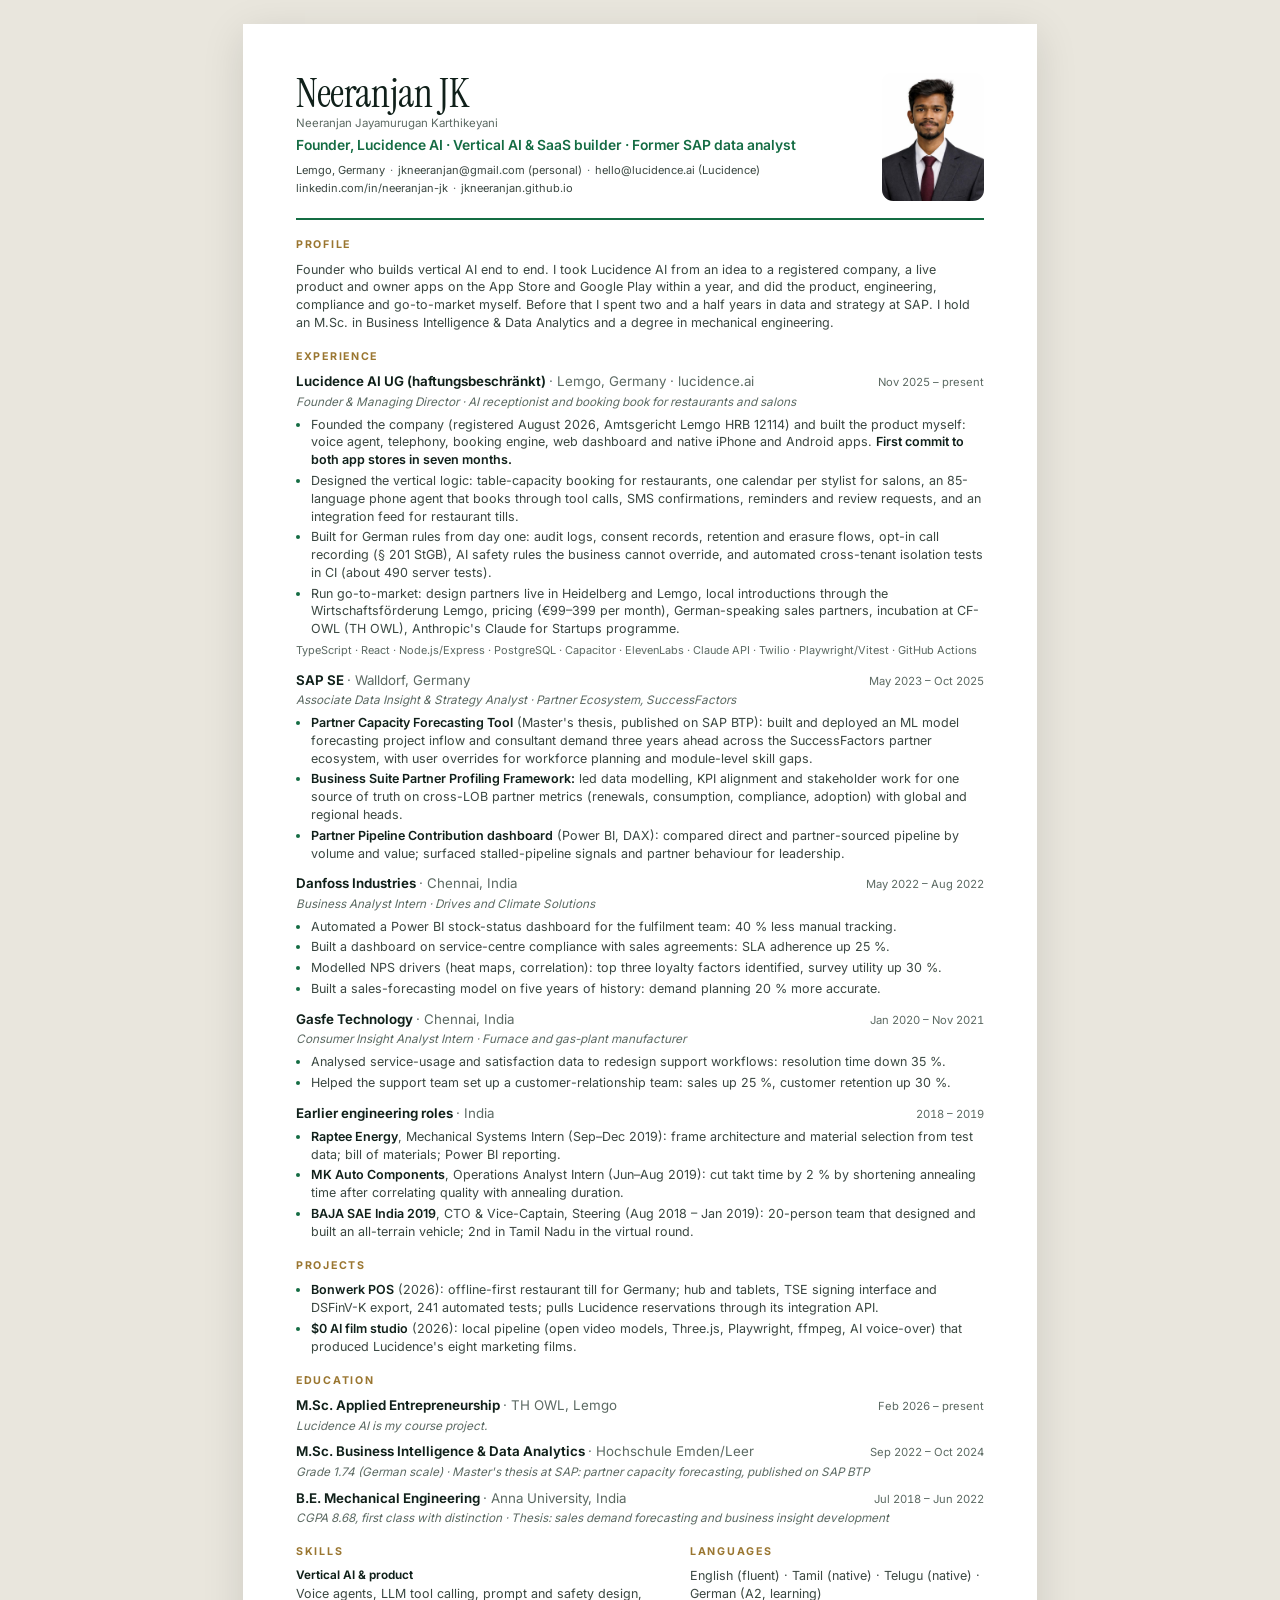
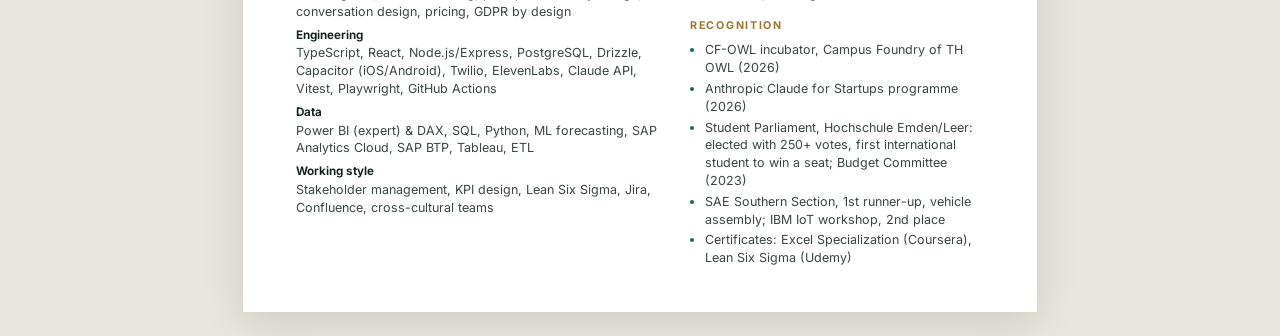
<file: cv/index.html>
<!doctype html>
<html lang="en">
<head>
  <meta charset="utf-8">
  <meta name="viewport" content="width=device-width, initial-scale=1">
  <meta http-equiv="Content-Security-Policy" content="default-src 'none'; style-src 'self'; img-src 'self'; font-src 'self'; base-uri 'none'; form-action 'none'">
  <meta name="robots" content="noindex">
  <title>CV — Neeranjan JK</title>
  <link rel="canonical" href="https://jkneeranjan.github.io/">
  <link rel="icon" href="../favicon.svg" type="image/svg+xml">
  <link rel="stylesheet" href="cv.css">
</head>
<body>
  <main class="sheet">
    <header class="cv-head">
      <div>
        <h1>Neeranjan JK</h1>
        <p class="legal-name">Neeranjan Jayamurugan Karthikeyani</p>
        <p class="title">Founder, Lucidence AI · Vertical AI &amp; SaaS builder · Former SAP data analyst</p>
        <ul class="contact">
          <li>Lemgo, Germany</li>
          <li><a href="mailto:jkneeranjan@gmail.com">jkneeranjan@gmail.com</a> (personal)</li>
          <li><a href="mailto:hello@lucidence.ai">hello@lucidence.ai</a> (Lucidence)</li>
        </ul>
        <ul class="contact contact--second">
          <li><a href="https://www.linkedin.com/in/neeranjan-jk/">linkedin.com/in/neeranjan-jk</a></li>
          <li><a href="https://jkneeranjan.github.io/">jkneeranjan.github.io</a></li>
        </ul>
      </div>
      <img class="photo" src="../assets/img/neeranjan-500.jpg" width="500" height="625" alt="Portrait of Neeranjan JK">
    </header>

    <section class="block">
      <h2>Profile</h2>
      <p class="profile">Founder who builds vertical AI end to end. I took Lucidence AI from an idea to a registered company, a live product and owner apps on the App Store and Google Play within a year, and did the product, engineering, compliance and go-to-market myself. Before that I spent two and a half years in data and strategy at SAP. I hold an M.Sc. in Business Intelligence &amp; Data Analytics and a degree in mechanical engineering.</p>
    </section>

    <section class="block">
      <h2>Experience</h2>

      <article class="job">
        <div class="job-head">
          <h3><a href="https://lucidence.ai/en">Lucidence AI UG (haftungsbeschränkt)</a> <span>· Lemgo, Germany · lucidence.ai</span></h3>
          <span class="dates">Nov 2025 – present</span>
        </div>
        <p class="role">Founder &amp; Managing Director · AI receptionist and booking book for restaurants and salons</p>
        <ul>
          <li>Founded the company (registered August 2026, Amtsgericht Lemgo HRB 12114) and built the product myself: voice agent, telephony, booking engine, web dashboard and native iPhone and Android apps. <b>First commit to both app stores in seven months.</b></li>
          <li>Designed the vertical logic: table-capacity booking for restaurants, one calendar per stylist for salons, an 85-language phone agent that books through tool calls, SMS confirmations, reminders and review requests, and an integration feed for restaurant tills.</li>
          <li>Built for German rules from day one: audit logs, consent records, retention and erasure flows, opt-in call recording (§ 201 StGB), AI safety rules the business cannot override, and automated cross-tenant isolation tests in CI (about 490 server tests).</li>
          <li>Run go-to-market: design partners live in Heidelberg and Lemgo, local introductions through the Wirtschaftsförderung Lemgo, pricing (€99–399 per month), German-speaking sales partners, incubation at CF-OWL (TH OWL), Anthropic's Claude for Startups programme.</li>
        </ul>
        <p class="stack">TypeScript · React · Node.js/Express · PostgreSQL · Capacitor · ElevenLabs · Claude API · Twilio · Playwright/Vitest · GitHub Actions</p>
      </article>

      <article class="job">
        <div class="job-head">
          <h3>SAP SE <span>· Walldorf, Germany</span></h3>
          <span class="dates">May 2023 – Oct 2025</span>
        </div>
        <p class="role">Associate Data Insight &amp; Strategy Analyst · Partner Ecosystem, SuccessFactors</p>
        <ul>
          <li><b>Partner Capacity Forecasting Tool</b> (Master's thesis, published on SAP BTP): built and deployed an ML model forecasting project inflow and consultant demand three years ahead across the SuccessFactors partner ecosystem, with user overrides for workforce planning and module-level skill gaps.</li>
          <li><b>Business Suite Partner Profiling Framework:</b> led data modelling, KPI alignment and stakeholder work for one source of truth on cross-LOB partner metrics (renewals, consumption, compliance, adoption) with global and regional heads.</li>
          <li><b>Partner Pipeline Contribution dashboard</b> (Power BI, DAX): compared direct and partner-sourced pipeline by volume and value; surfaced stalled-pipeline signals and partner behaviour for leadership.</li>
        </ul>
      </article>

      <article class="job">
        <div class="job-head">
          <h3>Danfoss Industries <span>· Chennai, India</span></h3>
          <span class="dates">May 2022 – Aug 2022</span>
        </div>
        <p class="role">Business Analyst Intern · Drives and Climate Solutions</p>
        <ul>
          <li>Automated a Power BI stock-status dashboard for the fulfilment team: 40 % less manual tracking.</li>
          <li>Built a dashboard on service-centre compliance with sales agreements: SLA adherence up 25 %.</li>
          <li>Modelled NPS drivers (heat maps, correlation): top three loyalty factors identified, survey utility up 30 %.</li>
          <li>Built a sales-forecasting model on five years of history: demand planning 20 % more accurate.</li>
        </ul>
      </article>

      <article class="job">
        <div class="job-head">
          <h3>Gasfe Technology <span>· Chennai, India</span></h3>
          <span class="dates">Jan 2020 – Nov 2021</span>
        </div>
        <p class="role">Consumer Insight Analyst Intern · Furnace and gas-plant manufacturer</p>
        <ul>
          <li>Analysed service-usage and satisfaction data to redesign support workflows: resolution time down 35 %.</li>
          <li>Helped the support team set up a customer-relationship team: sales up 25 %, customer retention up 30 %.</li>
        </ul>
      </article>

      <article class="job job--compact">
        <div class="job-head">
          <h3>Earlier engineering roles <span>· India</span></h3>
          <span class="dates">2018 – 2019</span>
        </div>
        <ul>
          <li><b>Raptee Energy</b>, Mechanical Systems Intern (Sep–Dec 2019): frame architecture and material selection from test data; bill of materials; Power BI reporting.</li>
          <li><b>MK Auto Components</b>, Operations Analyst Intern (Jun–Aug 2019): cut takt time by 2 % by shortening annealing time after correlating quality with annealing duration.</li>
          <li><b>BAJA SAE India 2019</b>, CTO &amp; Vice-Captain, Steering (Aug 2018 – Jan 2019): 20-person team that designed and built an all-terrain vehicle; 2nd in Tamil Nadu in the virtual round.</li>
        </ul>
      </article>
    </section>

    <section class="block">
      <h2>Projects</h2>
      <ul class="plain">
        <li><b>Bonwerk POS</b> (2026): offline-first restaurant till for Germany; hub and tablets, TSE signing interface and DSFinV-K export, 241 automated tests; pulls Lucidence reservations through its integration API.</li>
        <li><b>$0 AI film studio</b> (2026): local pipeline (open video models, Three.js, Playwright, ffmpeg, AI voice-over) that produced Lucidence's eight marketing films.</li>
      </ul>
    </section>

    <section class="block">
      <h2>Education</h2>
      <div class="edu">
        <div class="job-head"><h3>M.Sc. Applied Entrepreneurship <span>· TH OWL, Lemgo</span></h3><span class="dates">Feb 2026 – present</span></div>
        <p class="role">Lucidence AI is my course project.</p>
      </div>
      <div class="edu">
        <div class="job-head"><h3>M.Sc. Business Intelligence &amp; Data Analytics <span>· Hochschule Emden/Leer</span></h3><span class="dates">Sep 2022 – Oct 2024</span></div>
        <p class="role">Grade 1.74 (German scale) · Master's thesis at SAP: partner capacity forecasting, published on SAP BTP</p>
      </div>
      <div class="edu">
        <div class="job-head"><h3>B.E. Mechanical Engineering <span>· Anna University, India</span></h3><span class="dates">Jul 2018 – Jun 2022</span></div>
        <p class="role">CGPA 8.68, first class with distinction · Thesis: sales demand forecasting and business insight development</p>
      </div>
    </section>

    <section class="block grid-2">
      <div>
        <h2>Skills</h2>
        <dl class="skills">
          <dt>Vertical AI &amp; product</dt><dd>Voice agents, LLM tool calling, prompt and safety design, conversation design, pricing, GDPR by design</dd>
          <dt>Engineering</dt><dd>TypeScript, React, Node.js/Express, PostgreSQL, Drizzle, Capacitor (iOS/Android), Twilio, ElevenLabs, Claude API, Vitest, Playwright, GitHub Actions</dd>
          <dt>Data</dt><dd>Power BI (expert) &amp; DAX, SQL, Python, ML forecasting, SAP Analytics Cloud, SAP BTP, Tableau, ETL</dd>
          <dt>Working style</dt><dd>Stakeholder management, KPI design, Lean Six Sigma, Jira, Confluence, cross-cultural teams</dd>
        </dl>
      </div>
      <div>
        <h2>Languages</h2>
        <p class="langs">English (fluent) · Tamil (native) · Telugu (native) · German (A2, learning)</p>
        <h2 class="mt">Recognition</h2>
        <ul class="plain">
          <li>CF-OWL incubator, Campus Foundry of TH OWL (2026)</li>
          <li>Anthropic Claude for Startups programme (2026)</li>
          <li>Student Parliament, Hochschule Emden/Leer: elected with 250+ votes, first international student to win a seat; Budget Committee (2023)</li>
          <li>SAE Southern Section, 1st runner-up, vehicle assembly; IBM IoT workshop, 2nd place</li>
          <li>Certificates: Excel Specialization (Coursera), Lean Six Sigma (Udemy)</li>
        </ul>
      </div>
    </section>
  </main>
</body>
</html>
</file>
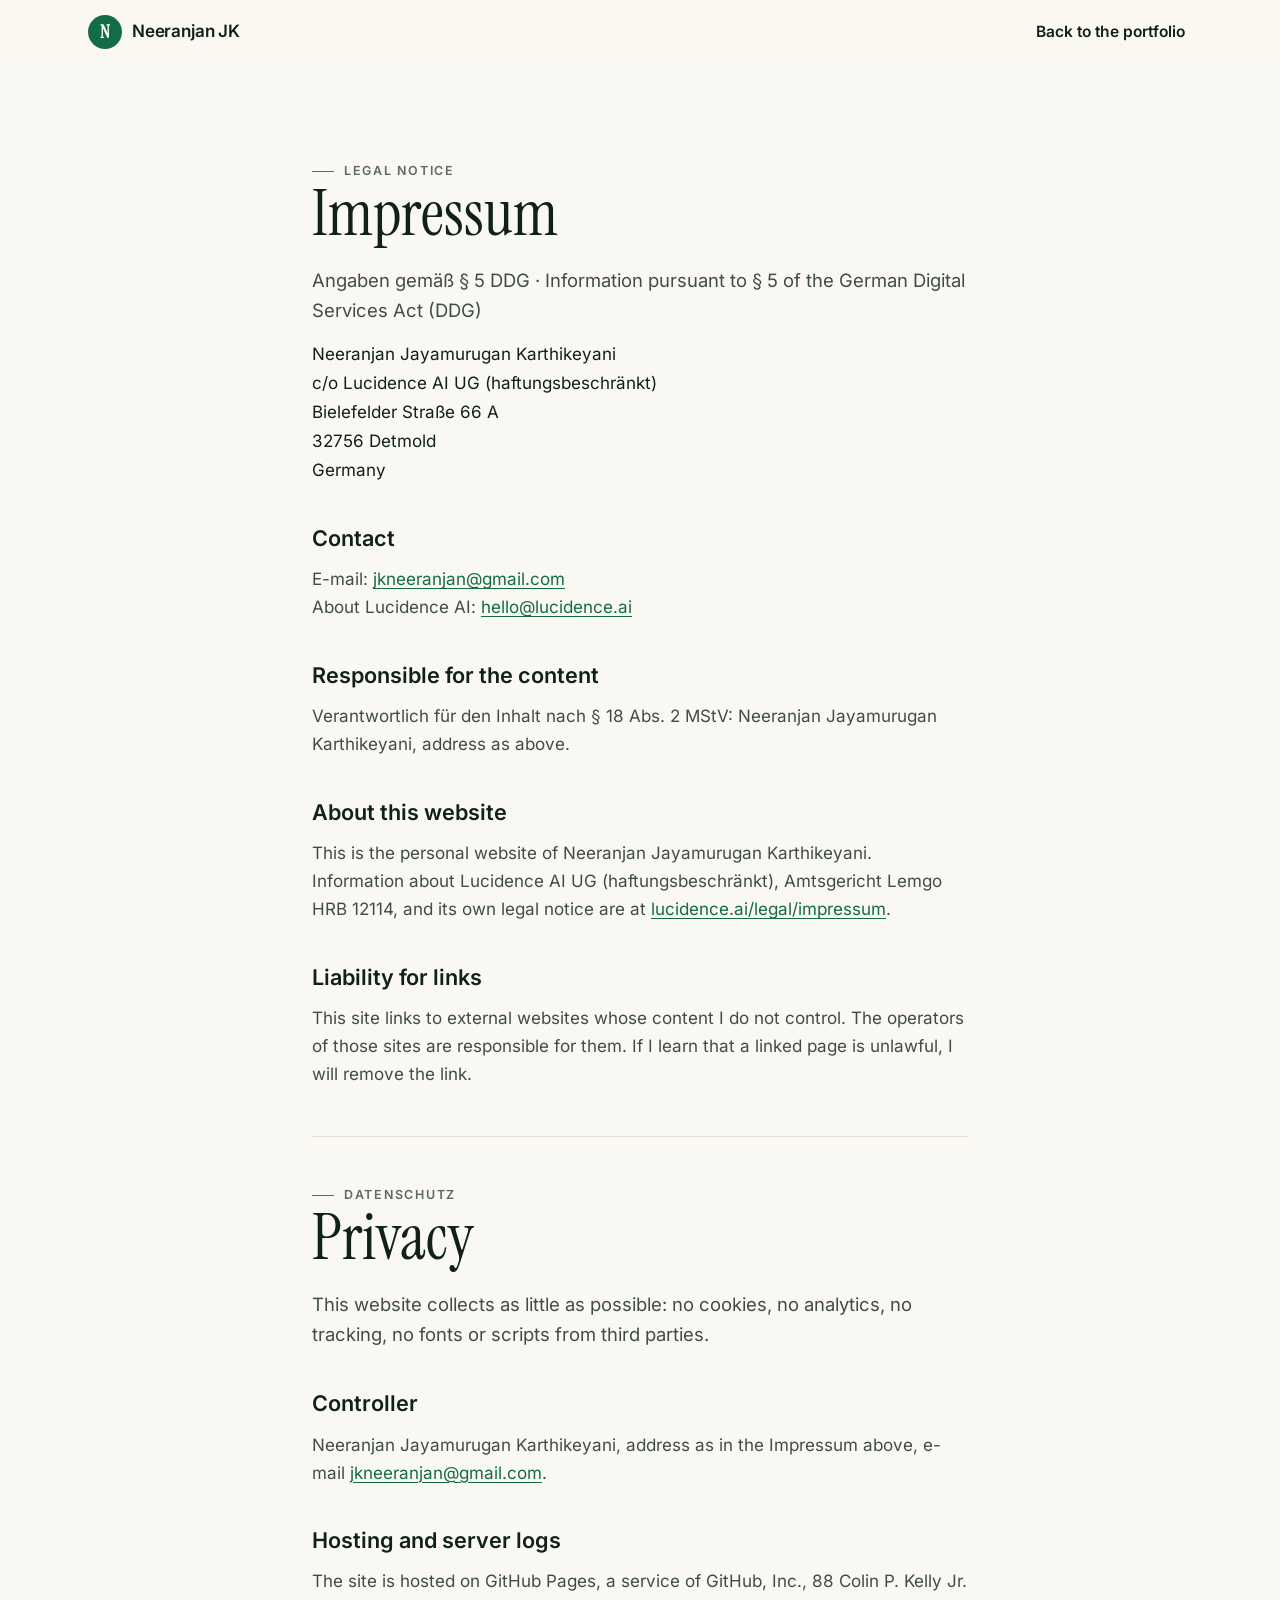
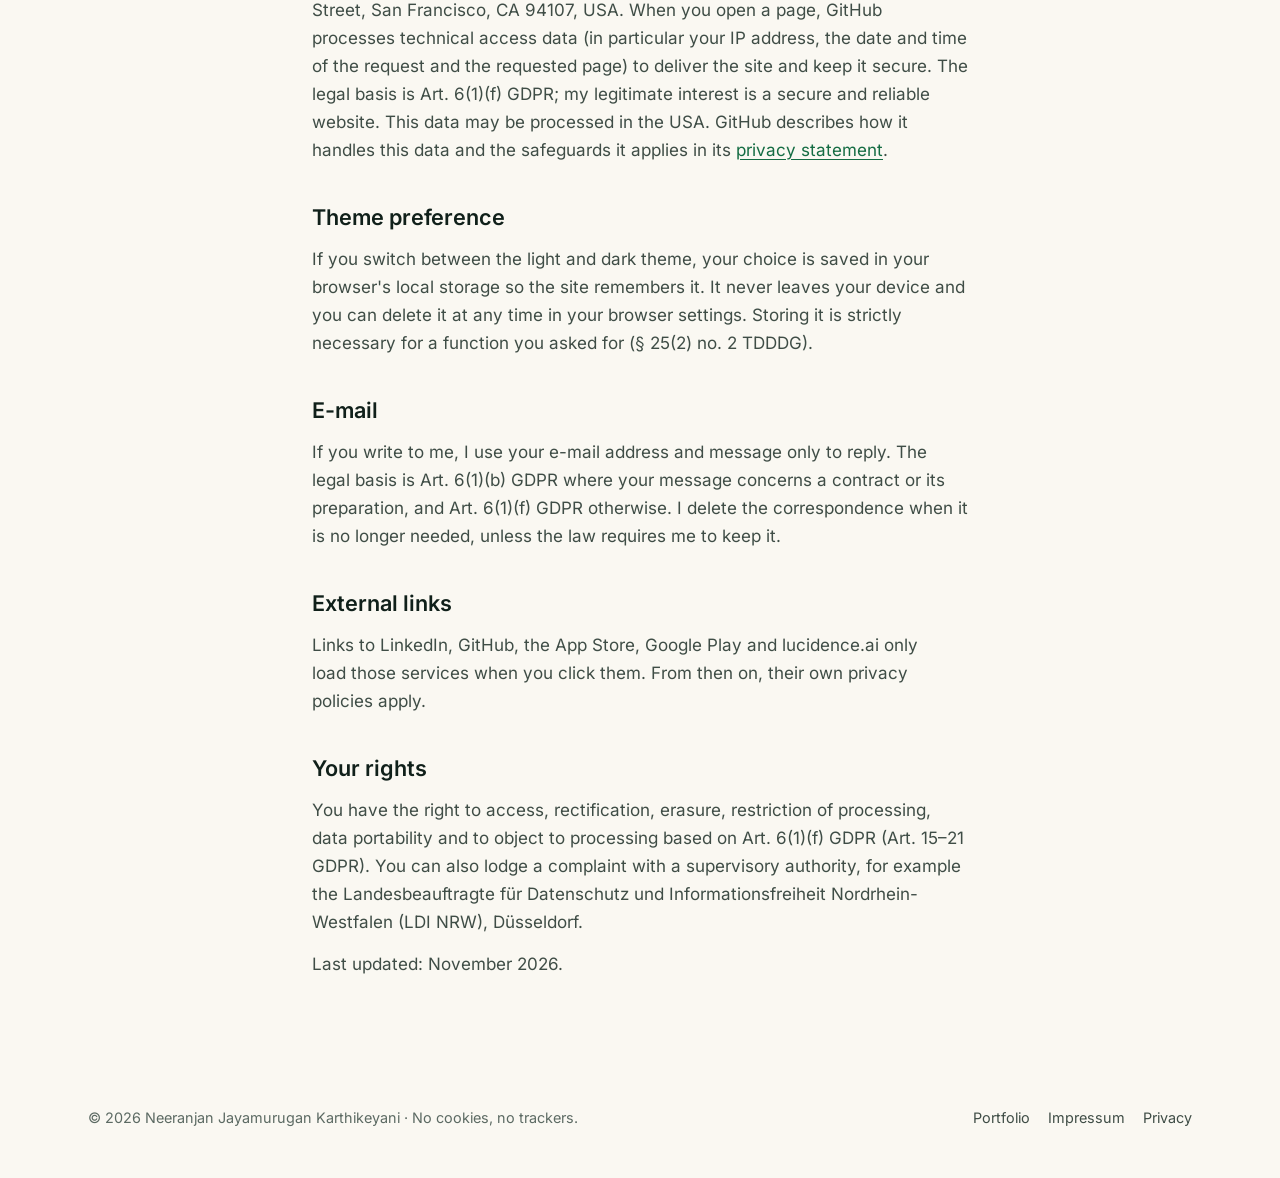
<file: legal.html>
<!doctype html>
<html lang="en">
<head>
  <meta charset="utf-8">
  <meta name="viewport" content="width=device-width, initial-scale=1, viewport-fit=cover">
  <meta http-equiv="Content-Security-Policy" content="default-src 'none'; script-src 'self' 'sha256-ST+iMlYEYg/RgcJoR2MefM9xcEwOwwa83m+/302eD9g='; style-src 'self'; img-src 'self'; font-src 'self'; manifest-src 'self'; connect-src 'self'; base-uri 'none'; form-action 'none'">
  <meta name="referrer" content="strict-origin-when-cross-origin">
  <title>Impressum &amp; Privacy — Neeranjan JK</title>
  <meta name="description" content="Legal notice (Impressum) and privacy notice for jkneeranjan.github.io.">
  <meta name="robots" content="noindex, follow">
  <link rel="canonical" href="https://jkneeranjan.github.io/legal.html">
  <meta name="color-scheme" content="light dark">
  <meta name="theme-color" content="#faf8f2" media="(prefers-color-scheme: light)">
  <meta name="theme-color" content="#0c1410" media="(prefers-color-scheme: dark)">
  <script>(function(){var d=document.documentElement;d.classList.add('js');try{var t=localStorage.getItem('theme');if(t==='light'||t==='dark'){d.setAttribute('data-theme',t);}}catch(e){}})();</script>
  <link rel="icon" href="favicon.svg" type="image/svg+xml">
  <link rel="icon" href="favicon-32.png" sizes="32x32" type="image/png">
  <link rel="apple-touch-icon" href="apple-touch-icon.png">
  <link rel="preload" href="assets/fonts/inter-latin-wght.woff2" as="font" type="font/woff2" crossorigin>
  <link rel="stylesheet" href="assets/css/site.css">
  <script src="assets/js/site.js" defer></script>
</head>
<body>
  <a class="skip-link" href="#main">Skip to content</a>
  <header class="site-header">
    <div class="container">
      <a class="brand" href="./" aria-label="Neeranjan JK — home">
        <span class="brand-mark" aria-hidden="true">N</span>
        <span>Neeranjan JK</span>
      </a>
      <nav class="nav" aria-label="Main">
        <a class="btn btn--quiet" href="./">Back to the portfolio</a>
      </nav>
    </div>
  </header>

  <main id="main" class="doc">
    <div class="container">
      <section id="impressum" aria-labelledby="impressum-title">
        <span class="eyebrow">Legal notice</span>
        <h1 id="impressum-title">Impressum</h1>
        <p class="lede">Angaben gemäß § 5 DDG · Information pursuant to § 5 of the German Digital Services Act (DDG)</p>
        <address>
          Neeranjan Jayamurugan Karthikeyani<br>
          c/o Lucidence AI UG (haftungsbeschränkt)<br>
          Bielefelder Straße 66 A<br>
          32756 Detmold<br>
          Germany
        </address>
        <h2>Contact</h2>
        <p>E-mail: <a href="mailto:jkneeranjan@gmail.com">jkneeranjan@gmail.com</a><br>About Lucidence AI: <a href="mailto:hello@lucidence.ai">hello@lucidence.ai</a></p>
        <h2>Responsible for the content</h2>
        <p>Verantwortlich für den Inhalt nach § 18 Abs. 2 MStV: Neeranjan Jayamurugan Karthikeyani, address as above.</p>
        <h2>About this website</h2>
        <p>This is the personal website of Neeranjan Jayamurugan Karthikeyani. Information about Lucidence AI UG (haftungsbeschränkt), Amtsgericht Lemgo HRB 12114, and its own legal notice are at <a href="https://lucidence.ai/legal/impressum" rel="noopener">lucidence.ai/legal/impressum</a>.</p>
        <h2>Liability for links</h2>
        <p>This site links to external websites whose content I do not control. The operators of those sites are responsible for them. If I learn that a linked page is unlawful, I will remove the link.</p>
      </section>

      <hr>

      <section id="privacy" aria-labelledby="privacy-title">
        <span class="eyebrow eyebrow--spaced">Datenschutz</span>
        <h1 id="privacy-title">Privacy</h1>
        <p class="lede">This website collects as little as possible: no cookies, no analytics, no tracking, no fonts or scripts from third parties.</p>

        <h2>Controller</h2>
        <p>Neeranjan Jayamurugan Karthikeyani, address as in the Impressum above, e-mail <a href="mailto:jkneeranjan@gmail.com">jkneeranjan@gmail.com</a>.</p>

        <h2>Hosting and server logs</h2>
        <p>The site is hosted on GitHub Pages, a service of GitHub, Inc., 88 Colin P. Kelly Jr. Street, San Francisco, CA 94107, USA. When you open a page, GitHub processes technical access data (in particular your IP address, the date and time of the request and the requested page) to deliver the site and keep it secure. The legal basis is Art. 6(1)(f) GDPR; my legitimate interest is a secure and reliable website. This data may be processed in the USA. GitHub describes how it handles this data and the safeguards it applies in its <a href="https://docs.github.com/en/site-policy/privacy-policies/github-general-privacy-statement" rel="noopener">privacy statement</a>.</p>

        <h2>Theme preference</h2>
        <p>If you switch between the light and dark theme, your choice is saved in your browser's local storage so the site remembers it. It never leaves your device and you can delete it at any time in your browser settings. Storing it is strictly necessary for a function you asked for (§ 25(2) no. 2 TDDDG).</p>

        <h2>E-mail</h2>
        <p>If you write to me, I use your e-mail address and message only to reply. The legal basis is Art. 6(1)(b) GDPR where your message concerns a contract or its preparation, and Art. 6(1)(f) GDPR otherwise. I delete the correspondence when it is no longer needed, unless the law requires me to keep it.</p>

        <h2>External links</h2>
        <p>Links to LinkedIn, GitHub, the App Store, Google Play and lucidence.ai only load those services when you click them. From then on, their own privacy policies apply.</p>

        <h2>Your rights</h2>
        <p>You have the right to access, rectification, erasure, restriction of processing, data portability and to object to processing based on Art. 6(1)(f) GDPR (Art. 15–21 GDPR). You can also lodge a complaint with a supervisory authority, for example the Landesbeauftragte für Datenschutz und Informationsfreiheit Nordrhein-Westfalen (LDI NRW), Düsseldorf.</p>

        <p>Last updated: November 2026.</p>
      </section>
    </div>
  </main>

  <footer class="site-footer">
    <div class="container">
      <span>© 2026 Neeranjan Jayamurugan Karthikeyani · No cookies, no trackers.</span>
      <ul class="footer-links">
        <li><a href="./">Portfolio</a></li>
        <li><a href="#impressum">Impressum</a></li>
        <li><a href="#privacy">Privacy</a></li>
      </ul>
    </div>
  </footer>
</body>
</html>
</file>
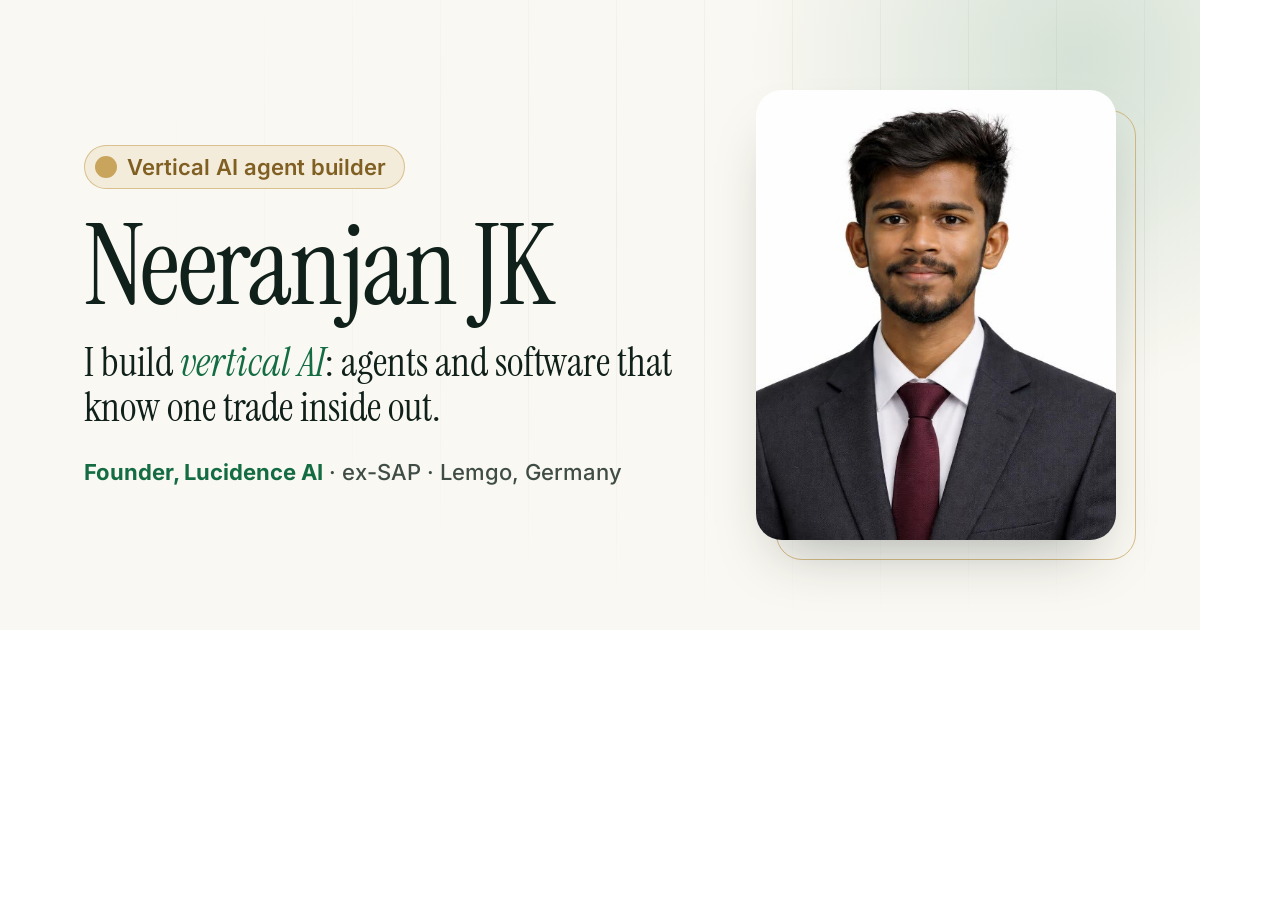
<file: tools/og.html>
<!doctype html>
<html lang="en">
<head>
<meta charset="utf-8">
<title>OG card source</title>
<meta name="robots" content="noindex">
<style>
  @font-face { font-family: "Inter"; src: url("../assets/fonts/inter-latin-wght.woff2") format("woff2"); font-weight: 100 900; }
  @font-face { font-family: "Instrument Serif"; src: url("../assets/fonts/instrument-serif-latin-400-normal.woff2") format("woff2"); }
  @font-face { font-family: "Instrument Serif"; font-style: italic; src: url("../assets/fonts/instrument-serif-latin-400-italic.woff2") format("woff2"); }
  html, body { margin: 0; }
  .card {
    position: relative;
    width: 1200px; height: 630px;
    overflow: hidden;
    background: #faf8f2;
    color: #10201a;
    font-family: "Inter", sans-serif;
    display: grid;
    grid-template-columns: 1fr 360px;
    gap: 64px;
    align-items: center;
    padding: 0 84px;
    box-sizing: border-box;
  }
  .card::before {
    content: ""; position: absolute; inset: 0;
    background-image: repeating-linear-gradient(90deg, rgb(16 32 26 / 0.06) 0 1px, transparent 1px 88px);
    -webkit-mask-image: radial-gradient(ellipse 80% 80% at 75% 35%, #000 20%, transparent 80%);
  }
  .card::after {
    content: ""; position: absolute; width: 760px; height: 760px; right: -260px; top: -320px; border-radius: 50%;
    background: radial-gradient(circle, rgb(20 108 67 / 0.16), transparent 62%);
  }
  .text, .photo { position: relative; z-index: 1; }
  .badge {
    display: inline-flex; align-items: center; gap: 10px;
    padding: 8px 18px 8px 10px; border-radius: 999px;
    border: 1.5px solid rgb(201 164 92 / 0.6); background: #f4ecda; color: #7f5f22;
    font-weight: 600; font-size: 22px;
  }
  .dot { width: 22px; height: 22px; border-radius: 50%; background: #c9a45c; }
  h1 { margin: 26px 0 0; font-family: "Instrument Serif", serif; font-weight: 400; font-size: 112px; line-height: 0.92; letter-spacing: -0.02em; }
  p { margin: 22px 0 0; font-family: "Instrument Serif", serif; font-size: 40px; line-height: 1.12; max-width: 640px; }
  p em { color: #146c43; }
  .meta { margin-top: 30px; font-size: 22px; color: #3f4d46; font-weight: 500; }
  .meta b { color: #146c43; }
  .photo { width: 360px; height: 450px; }
  .photo img { width: 100%; height: 100%; object-fit: cover; border-radius: 26px; box-shadow: 0 30px 60px -24px rgb(16 32 26 / 0.35); }
  .photo::before { content: ""; position: absolute; inset: 20px -20px -20px 20px; border: 1.5px solid rgb(201 164 92 / 0.7); border-radius: 26px; z-index: -1; }
</style>
</head>
<body>
  <div class="card">
    <div class="text">
      <span class="badge"><span class="dot"></span>Vertical AI agent builder</span>
      <h1>Neeranjan JK</h1>
      <p>I build <em>vertical AI</em>: agents and software that know one trade inside out.</p>
      <div class="meta"><b>Founder, Lucidence AI</b> · ex-SAP · Lemgo, Germany</div>
    </div>
    <div class="photo"><img src="../assets/img/neeranjan-500.jpg" alt=""></div>
  </div>
</body>
</html>
</file>
<file: assets/css/site.css>
/* ==========================================================================
   Neeranjan JK — portfolio
   Plain CSS, no build step. Tokens first, then base, layout, components.
   Palette = Lucidence brand (Forest + Brass). Chart lane colours validated
   for CVD separation and contrast in both modes.
   ========================================================================== */

/* ---------- Fonts (self-hosted, no third-party requests) ---------- */
@font-face {
  font-family: "Inter";
  src: url("../fonts/inter-latin-wght.woff2") format("woff2");
  font-weight: 100 900;
  font-style: normal;
  font-display: swap;
}
@font-face {
  font-family: "Instrument Serif";
  src: url("../fonts/instrument-serif-latin-400-normal.woff2") format("woff2");
  font-weight: 400;
  font-style: normal;
  font-display: swap;
}
@font-face {
  font-family: "Instrument Serif";
  src: url("../fonts/instrument-serif-latin-400-italic.woff2") format("woff2");
  font-weight: 400;
  font-style: italic;
  font-display: swap;
}

/* ---------- Tokens ---------- */
:root {
  color-scheme: light;
  --bg: #faf8f2;
  --bg-tint: #f3f0e6;
  --surface: #ffffff;
  --surface-2: #eef4ef;
  --ink: #10201a;
  --ink-2: #3f4d46;
  --ink-3: #5c6a63;
  --line: #e4e0d4;
  --line-strong: #cfcabb;
  --accent: #146c43;
  --accent-strong: #0b4f32;
  --accent-ink: #ffffff;
  --accent-soft: #e2efe6;
  --brass: #c9a45c;
  --brass-ink: #7f5f22;
  --brass-soft: #f4ecda;
  --lane-work: #1f7a4d;
  --lane-study: #3e6fa8;
  --lane-build: #ad822c;
  --shadow-1: 0 1px 2px rgb(16 32 26 / 0.06), 0 1px 1px rgb(16 32 26 / 0.04);
  --shadow-2: 0 18px 40px -18px rgb(16 32 26 / 0.22), 0 2px 6px rgb(16 32 26 / 0.06);
  --rule: rgb(16 32 26 / 0.07);
  --bezel: #10201a;

  --font-sans: "Inter", ui-sans-serif, system-ui, -apple-system, "Segoe UI", Roboto, "Helvetica Neue", Arial, sans-serif;
  --font-serif: "Instrument Serif", ui-serif, Georgia, "Times New Roman", serif;
  --font-mono: ui-monospace, "SF Mono", SFMono-Regular, Menlo, Consolas, monospace;

  --radius-s: 8px;
  --radius-m: 14px;
  --radius-l: 22px;
  --container: 74rem;
  --gutter: clamp(16px, 4vw, 40px);
  --section-y: clamp(4.5rem, 9vw, 8rem);
  --header-h: 64px;
  --ease: cubic-bezier(0.2, 0.7, 0.2, 1);
}

@media (prefers-color-scheme: dark) {
  :root:not([data-theme="light"]) {
    color-scheme: dark;
    --bg: #0c1410;
    --bg-tint: #0f1913;
    --surface: #11201a;
    --surface-2: #142820;
    --ink: #f3f1ea;
    --ink-2: #c3cec7;
    --ink-3: #95a69c;
    --line: #1f2e25;
    --line-strong: #2d4235;
    --accent: #3cb27a;
    --accent-strong: #5cc792;
    --accent-ink: #06110b;
    --accent-soft: #15301f;
    --brass: #c9a45c;
    --brass-ink: #dcbb78;
    --brass-soft: #2a2416;
    --lane-work: #22915c;
    --lane-study: #6390cf;
    --lane-build: #b98828;
    --shadow-1: 0 1px 2px rgb(0 0 0 / 0.4);
    --shadow-2: 0 24px 48px -20px rgb(0 0 0 / 0.65), 0 2px 6px rgb(0 0 0 / 0.3);
    --rule: rgb(243 241 234 / 0.06);
    --bezel: #2b3d33;
  }
}
:root[data-theme="dark"] {
  color-scheme: dark;
  --bg: #0c1410;
  --bg-tint: #0f1913;
  --surface: #11201a;
  --surface-2: #142820;
  --ink: #f3f1ea;
  --ink-2: #c3cec7;
  --ink-3: #95a69c;
  --line: #1f2e25;
  --line-strong: #2d4235;
  --accent: #3cb27a;
  --accent-strong: #5cc792;
  --accent-ink: #06110b;
  --accent-soft: #15301f;
  --brass: #c9a45c;
  --brass-ink: #dcbb78;
  --brass-soft: #2a2416;
  --lane-work: #22915c;
  --lane-study: #6390cf;
  --lane-build: #b98828;
  --shadow-1: 0 1px 2px rgb(0 0 0 / 0.4);
  --shadow-2: 0 24px 48px -20px rgb(0 0 0 / 0.65), 0 2px 6px rgb(0 0 0 / 0.3);
  --rule: rgb(243 241 234 / 0.06);
  --bezel: #2b3d33;
}

/* ---------- Base ---------- */
*,
*::before,
*::after { box-sizing: border-box; }

html {
  -webkit-text-size-adjust: 100%;
  text-size-adjust: 100%;
  scroll-behavior: smooth;
  scroll-padding-top: calc(var(--header-h) + 16px);
}
@media (prefers-reduced-motion: reduce) {
  html { scroll-behavior: auto; }
}

body {
  margin: 0;
  background: var(--bg);
  color: var(--ink);
  font-family: var(--font-sans);
  font-size: 1.0625rem;
  line-height: 1.65;
  font-feature-settings: "cv11", "ss01";
  -webkit-font-smoothing: antialiased;
  -moz-osx-font-smoothing: grayscale;
  text-rendering: optimizeLegibility;
  overflow-x: hidden;
}

img, svg { display: block; max-width: 100%; }
img { height: auto; }

h1, h2, h3, h4 { margin: 0; font-weight: 600; line-height: 1.15; text-wrap: balance; }
p { margin: 0; text-wrap: pretty; }
ul, ol { margin: 0; padding: 0; }

a {
  color: var(--accent);
  text-decoration-thickness: 1px;
  text-underline-offset: 0.2em;
}
a:hover { color: var(--accent-strong); }

:focus-visible {
  outline: 2px solid var(--accent);
  outline-offset: 3px;
  border-radius: 4px;
}

::selection { background: var(--brass); color: #10201a; }

.visually-hidden {
  position: absolute !important;
  width: 1px; height: 1px;
  padding: 0; margin: -1px;
  overflow: hidden;
  clip: rect(0 0 0 0);
  white-space: nowrap;
  border: 0;
}

.skip-link {
  position: absolute;
  left: 16px; top: -100px;
  z-index: 100;
  padding: 10px 16px;
  border-radius: var(--radius-s);
  background: var(--accent);
  color: var(--accent-ink);
  font-weight: 600;
  text-decoration: none;
}
.skip-link:focus { top: 12px; color: var(--accent-ink); }

.container {
  width: 100%;
  max-width: var(--container);
  margin-inline: auto;
  padding-inline: var(--gutter);
}

/* ---------- Type helpers ---------- */
.serif { font-family: var(--font-serif); font-weight: 400; }
.eyebrow {
  display: inline-flex;
  align-items: center;
  gap: 10px;
  font-size: 0.78rem;
  font-weight: 600;
  letter-spacing: 0.14em;
  text-transform: uppercase;
  color: var(--ink-3);
}
.eyebrow::before {
  content: "";
  width: 22px; height: 1px;
  background: currentColor;
}

.section { padding-block: var(--section-y); position: relative; }
.section + .section { border-top: 1px solid var(--line); }
.section--tint { background: var(--bg-tint); }

.section-head { max-width: 46rem; margin-bottom: clamp(2.5rem, 5vw, 3.75rem); }
.section-head h2 {
  margin-top: 14px;
  font-family: var(--font-serif);
  font-weight: 400;
  font-size: clamp(2.25rem, 2.6vw + 1.4rem, 3.6rem);
  line-height: 1.02;
  letter-spacing: -0.01em;
}
.section-head h2 em { font-style: italic; color: var(--accent); }
.section-head p { margin-top: 18px; color: var(--ink-2); font-size: 1.125rem; }

/* ---------- Header ---------- */
.site-header {
  position: sticky;
  top: 0;
  z-index: 50;
  height: var(--header-h);
  background: color-mix(in srgb, var(--bg) 82%, transparent);
  -webkit-backdrop-filter: saturate(160%) blur(14px);
  backdrop-filter: saturate(160%) blur(14px);
  border-bottom: 1px solid transparent;
  transition: border-color 0.25s var(--ease);
}
.site-header.is-scrolled { border-bottom-color: var(--line); }
.site-header .container {
  height: 100%;
  display: flex;
  align-items: center;
  justify-content: space-between;
  gap: 16px;
}

.brand {
  display: inline-flex;
  align-items: center;
  gap: 10px;
  color: var(--ink);
  text-decoration: none;
  font-weight: 600;
  letter-spacing: -0.01em;
}
.brand:hover { color: var(--ink); }
.brand-mark {
  display: grid;
  place-items: center;
  width: 34px; height: 34px;
  border-radius: 50%;
  background: var(--accent);
  color: var(--accent-ink);
  font-family: var(--font-serif);
  font-size: 1.15rem;
  line-height: 1;
  padding-top: 2px;
}

.nav { display: flex; align-items: center; gap: 4px; }
.nav-list { display: flex; gap: 2px; list-style: none; }
.nav-list a {
  display: block;
  padding: 8px 12px;
  border-radius: 999px;
  color: var(--ink-2);
  font-size: 0.92rem;
  font-weight: 500;
  text-decoration: none;
  transition: color 0.2s, background-color 0.2s;
}
.nav-list a:hover { color: var(--ink); background: var(--rule); }
.nav-list a[aria-current="true"] { color: var(--ink); background: var(--rule); }

.icon-btn {
  display: inline-grid;
  place-items: center;
  width: 40px; height: 40px;
  border: 1px solid var(--line);
  border-radius: 50%;
  background: var(--surface);
  color: var(--ink);
  cursor: pointer;
  transition: border-color 0.2s, transform 0.2s var(--ease);
}
.icon-btn:hover { border-color: var(--line-strong); }
.icon-btn:active { transform: scale(0.96); }
.icon-btn svg { width: 18px; height: 18px; }

.theme-toggle .icon-sun { display: none; }
:root[data-theme="dark"] .theme-toggle .icon-sun { display: block; }
:root[data-theme="dark"] .theme-toggle .icon-moon { display: none; }
@media (prefers-color-scheme: dark) {
  :root:not([data-theme="light"]) .theme-toggle .icon-sun { display: block; }
  :root:not([data-theme="light"]) .theme-toggle .icon-moon { display: none; }
}

.menu-toggle { display: none; }

@media (max-width: 920px) {
  .menu-toggle { display: inline-grid; }
  .nav-list {
    position: absolute;
    top: var(--header-h);
    left: 0; right: 0;
    flex-direction: column;
    gap: 0;
    padding: 8px var(--gutter) 16px;
    background: var(--bg);
    border-bottom: 1px solid var(--line);
    box-shadow: var(--shadow-2);
    display: none;
  }
  .nav-list.is-open { display: flex; }
  .nav-list a { padding: 12px 8px; border-radius: var(--radius-s); font-size: 1rem; }
  html:not(.js) .nav-list { position: static; display: none; }
}

/* ---------- Buttons ---------- */
.btn {
  display: inline-flex;
  align-items: center;
  gap: 10px;
  min-height: 46px;
  padding: 0 20px;
  border-radius: 999px;
  border: 1px solid transparent;
  font: inherit;
  font-size: 0.97rem;
  font-weight: 600;
  text-decoration: none;
  cursor: pointer;
  transition: background-color 0.2s, border-color 0.2s, color 0.2s, transform 0.2s var(--ease);
}
.btn:active { transform: translateY(1px); }
.btn svg { width: 16px; height: 16px; flex: none; }
.btn--primary { background: var(--accent); color: var(--accent-ink); }
.btn--primary:hover { background: var(--accent-strong); color: var(--accent-ink); }
.btn--ghost { background: var(--surface); color: var(--ink); border-color: var(--line-strong); }
.btn--ghost:hover { color: var(--ink); border-color: var(--ink-3); }
.btn--quiet { padding-inline: 6px; color: var(--ink); }
.btn--quiet:hover { color: var(--accent); }

/* ---------- Hero ---------- */
.hero {
  position: relative;
  padding-top: clamp(3rem, 7vw, 6rem);
  padding-bottom: clamp(3.5rem, 7vw, 6rem);
  overflow: hidden;
  isolation: isolate;
}
/* Vertical hairlines: a quiet nod to "vertical". */
.hero::before {
  content: "";
  position: absolute;
  inset: 0;
  z-index: -1;
  background-image: repeating-linear-gradient(90deg, var(--rule) 0 1px, transparent 1px 88px);
  -webkit-mask-image: radial-gradient(ellipse 75% 70% at 70% 30%, #000 25%, transparent 75%);
  mask-image: radial-gradient(ellipse 75% 70% at 70% 30%, #000 25%, transparent 75%);
}
.hero::after {
  content: "";
  position: absolute;
  z-index: -1;
  width: 46rem; height: 46rem;
  right: -14rem; top: -18rem;
  border-radius: 50%;
  background: radial-gradient(circle, color-mix(in srgb, var(--accent) 16%, transparent) 0%, transparent 62%);
}

.hero-grid {
  display: grid;
  grid-template-columns: minmax(0, 1.55fr) minmax(0, 1fr);
  gap: clamp(2rem, 5vw, 5rem);
  align-items: center;
}

.badge {
  display: inline-flex;
  align-items: center;
  gap: 8px;
  padding: 6px 14px 6px 8px;
  border-radius: 999px;
  border: 1px solid color-mix(in srgb, var(--brass) 55%, transparent);
  background: var(--brass-soft);
  color: var(--brass-ink);
  font-size: 0.85rem;
  font-weight: 600;
  letter-spacing: 0.01em;
}
.badge-dot {
  display: inline-grid;
  place-items: center;
  width: 20px; height: 20px;
  border-radius: 50%;
  background: var(--brass);
  color: #10201a;
}
.badge-dot svg { width: 12px; height: 12px; }

.hero h1 {
  margin-top: 22px;
  font-family: var(--font-serif);
  font-weight: 400;
  font-size: clamp(3.2rem, 6.2vw + 1rem, 6.4rem);
  line-height: 0.95;
  letter-spacing: -0.02em;
}
.hero-tagline {
  margin-top: 18px;
  font-family: var(--font-serif);
  font-size: clamp(1.55rem, 1.6vw + 1rem, 2.25rem);
  line-height: 1.15;
  color: var(--ink);
  max-width: 34ch;
}
.hero-tagline em { font-style: italic; color: var(--accent); }
.hero-lead {
  margin-top: 22px;
  max-width: 38rem;
  color: var(--ink-2);
  font-size: 1.125rem;
}
.hero-actions {
  display: flex;
  flex-wrap: wrap;
  align-items: center;
  gap: 12px;
  margin-top: 32px;
}

.portrait {
  margin: 0;
  position: relative;
  justify-self: end;
  width: min(100%, 360px);
}
.portrait-frame {
  position: relative;
  border-radius: var(--radius-l);
  overflow: hidden;
  background: var(--surface-2);
  box-shadow: var(--shadow-2);
  aspect-ratio: 4 / 5;
}
.portrait-frame img { width: 100%; height: 100%; object-fit: cover; }
.portrait::before {
  content: "";
  position: absolute;
  inset: 18px -18px -18px 18px;
  border: 1px solid color-mix(in srgb, var(--brass) 65%, transparent);
  border-radius: var(--radius-l);
  z-index: -1;
}
.portrait-card {
  position: absolute;
  left: -28px; bottom: 28px;
  display: flex;
  align-items: center;
  gap: 10px;
  padding: 10px 14px;
  border-radius: 12px;
  background: var(--surface);
  border: 1px solid var(--line);
  box-shadow: var(--shadow-2);
  font-size: 0.84rem;
  line-height: 1.3;
}
.portrait-card strong { display: block; font-size: 0.88rem; }
.portrait-card span { color: var(--ink-3); }
.pulse {
  position: relative;
  width: 10px; height: 10px;
  flex: none;
  border-radius: 50%;
  background: var(--accent);
}
.pulse::after {
  content: "";
  position: absolute;
  inset: -4px;
  border-radius: 50%;
  border: 2px solid var(--accent);
  opacity: 0;
  animation: pulse 2.4s var(--ease) infinite;
}
@keyframes pulse {
  0% { transform: scale(0.6); opacity: 0.7; }
  100% { transform: scale(1.6); opacity: 0; }
}

.facts {
  display: grid;
  grid-template-columns: repeat(4, minmax(0, 1fr));
  margin-top: clamp(3rem, 6vw, 4.5rem);
  border-top: 1px solid var(--line);
  border-bottom: 1px solid var(--line);
}
.fact { padding: 22px 20px 22px 0; }
.fact dd { margin: 0; }
.fact + .fact { padding-left: 20px; border-left: 1px solid var(--line); }
.fact-value {
  font-family: var(--font-serif);
  font-size: clamp(2.2rem, 2vw + 1.4rem, 3rem);
  line-height: 1;
  letter-spacing: -0.01em;
}
.fact-label { margin-top: 8px; color: var(--ink-3); font-size: 0.9rem; line-height: 1.45; }

@media (max-width: 900px) {
  .hero-grid { grid-template-columns: 1fr; }
  .portrait { order: -1; justify-self: start; width: 148px; }
  .portrait::before { inset: 8px -8px -8px 8px; border-radius: 18px; }
  .portrait-frame { border-radius: 18px; }
  .portrait-card { display: none; }
  .hero h1 { margin-top: 18px; }
  .facts { grid-template-columns: repeat(2, minmax(0, 1fr)); }
  .fact:nth-child(3) { padding-left: 0; border-left: 0; }
  .fact:nth-child(n + 3) { border-top: 1px solid var(--line); }
}

/* ---------- Vertical AI section ---------- */
.vertical-head {
  display: grid;
  grid-template-columns: minmax(0, 1.25fr) minmax(0, 1fr);
  gap: 24px clamp(2rem, 5vw, 5rem);
  align-items: end;
}
.thesis {
  font-family: var(--font-serif);
  font-weight: 400;
  font-size: clamp(2.5rem, 4vw + 1rem, 4.6rem);
  line-height: 1;
  letter-spacing: -0.015em;
  max-width: 18ch;
  margin-top: 14px;
}
.thesis em { font-style: italic; color: var(--accent); }
.vertical-lead { color: var(--ink-2); font-size: 1.125rem; max-width: 34rem; }

.vertical-grid {
  display: grid;
  grid-template-columns: minmax(0, 1.12fr) minmax(0, 1fr);
  gap: 20px;
  margin-top: clamp(2.5rem, 5vw, 3.5rem);
  align-items: stretch;
}

.panel {
  margin: 0;
  padding: 26px;
  border-radius: var(--radius-l);
  background: var(--surface);
  border: 1px solid var(--line);
  box-shadow: var(--shadow-1);
}
.panel-title { font-weight: 600; }
.panel-sub { margin-top: 4px; color: var(--ink-3); font-size: 0.92rem; }
.panel-note { margin-top: 16px; color: var(--ink-3); font-size: 0.82rem; line-height: 1.5; }

/* Same call, two answers */
.duel { display: flex; flex-direction: column; }
.bubble--caller {
  align-self: flex-end;
  max-width: 88%;
  margin-top: 22px;
  padding: 12px 16px;
  border-radius: 16px 16px 4px 16px;
  background: var(--surface-2);
  color: var(--ink);
  font-size: 0.98rem;
  line-height: 1.5;
}
.bubble-who {
  display: block;
  margin-bottom: 2px;
  color: var(--ink-3);
  font-size: 0.68rem;
  font-weight: 600;
  letter-spacing: 0.12em;
  text-transform: uppercase;
}
.answers {
  display: grid;
  grid-template-columns: repeat(auto-fit, minmax(210px, 1fr));
  gap: 12px;
  margin-top: 14px;
  flex: 1;
}
.answer {
  display: flex;
  flex-direction: column;
  gap: 10px;
  padding: 16px;
  border-radius: var(--radius-m);
}
.answer--generic { border: 1px dashed var(--line-strong); }
.answer--vertical {
  border: 1px solid color-mix(in srgb, var(--accent) 45%, transparent);
  background: var(--accent-soft);
}
.answer-label { color: var(--ink-3); font-size: 0.78rem; font-weight: 600; letter-spacing: 0.02em; }
.answer--vertical .answer-label { color: var(--accent); }
.answer-quote { color: var(--ink-2); font-size: 0.98rem; line-height: 1.5; }
.answer--vertical .answer-quote { color: var(--ink); }
.answer-outcome {
  display: flex;
  align-items: flex-start;
  gap: 8px;
  margin-top: auto;
  padding-top: 10px;
  border-top: 1px solid var(--line);
  color: var(--ink-3);
  font-size: 0.86rem;
  font-weight: 500;
  line-height: 1.4;
}
.answer-outcome svg { width: 16px; height: 16px; flex: none; margin-top: 1px; }
.answer--vertical .answer-outcome {
  color: var(--accent);
  border-top-color: color-mix(in srgb, var(--accent) 25%, transparent);
}

/* One trade, the whole stack */
.stack-group-label {
  display: flex;
  align-items: center;
  gap: 10px;
  margin-top: 22px;
  color: var(--ink-3);
  font-size: 0.85rem;
}
.stack-group--till .stack-group-label { margin-top: 14px; }
.stack-list { list-style: none; margin-top: 6px; position: relative; }
.stack-list::before {
  content: "";
  position: absolute;
  left: 15px; top: 18px; bottom: 18px;
  width: 2px;
  background: var(--accent);
  opacity: 0.55;
  border-radius: 2px;
}
.stack-item {
  position: relative;
  display: grid;
  grid-template-columns: 32px 1fr;
  gap: 14px;
  align-items: center;
  padding: 8px 0;
}
.stack-node {
  position: relative;
  z-index: 1;
  display: grid;
  place-items: center;
  width: 32px; height: 32px;
  border-radius: 50%;
  background: var(--surface);
  border: 2px solid var(--accent);
  color: var(--accent);
}
.stack-node svg { width: 15px; height: 15px; }
.stack-group--till .stack-node { border-color: var(--brass); color: var(--brass-ink); }
.stack-text strong { display: block; font-size: 0.98rem; line-height: 1.3; }
.stack-text span { display: block; color: var(--ink-3); font-size: 0.88rem; line-height: 1.4; }
.tag {
  display: inline-flex;
  align-items: center;
  padding: 3px 9px;
  border-radius: 999px;
  font-size: 0.72rem;
  font-weight: 600;
  letter-spacing: 0.02em;
  white-space: nowrap;
  background: var(--accent-soft);
  color: var(--accent);
}
.tag--brass { background: var(--brass-soft); color: var(--brass-ink); }
.tag--muted { background: var(--rule); color: var(--ink-2); }

/* Principles: an editorial row */
.principles {
  list-style: none;
  display: grid;
  grid-template-columns: repeat(3, minmax(0, 1fr));
  gap: 28px clamp(1.5rem, 3vw, 2.75rem);
  margin-top: clamp(2.75rem, 5vw, 4rem);
}
.principle { padding-top: 18px; border-top: 2px solid var(--ink); }
.principle-num {
  display: block;
  font-family: var(--font-serif);
  font-size: 1.6rem;
  line-height: 1;
  color: var(--brass-ink);
}
.principle h3 { margin-top: 12px; font-size: 1.1rem; }
.principle p { margin-top: 8px; color: var(--ink-2); font-size: 0.98rem; }

@media (max-width: 900px) {
  .vertical-head,
  .vertical-grid,
  .principles { grid-template-columns: 1fr; }
}
@media (max-width: 480px) {
  .panel { padding: 20px 16px; }
  .bubble--caller { max-width: 100%; }
}

/* ---------- Work ---------- */
.work-grid {
  display: grid;
  grid-template-columns: repeat(3, minmax(0, 1fr));
  gap: 18px;
}
.card {
  display: flex;
  flex-direction: column;
  padding: 26px;
  border-radius: var(--radius-l);
  border: 1px solid var(--line);
  background: var(--surface);
  box-shadow: var(--shadow-1);
  transition: transform 0.35s var(--ease), box-shadow 0.35s var(--ease), border-color 0.35s;
}
.card:hover { transform: translateY(-3px); box-shadow: var(--shadow-2); border-color: var(--line-strong); }
@media (prefers-reduced-motion: reduce) { .card:hover { transform: none; } }

.card-top { display: flex; align-items: center; justify-content: space-between; gap: 8px 12px; flex-wrap: wrap; }
.card-kicker { color: var(--ink-3); font-size: 0.85rem; font-weight: 500; }
.card h3 {
  margin-top: 14px;
  font-family: var(--font-serif);
  font-weight: 400;
  font-size: 1.85rem;
  line-height: 1.05;
}
.card .card-lead { margin-top: 10px; color: var(--ink-2); }
.card-list { margin-top: 16px; list-style: none; display: grid; gap: 10px; }
.card-list li {
  position: relative;
  padding-left: 20px;
  color: var(--ink-2);
  font-size: 0.97rem;
  line-height: 1.55;
}
.card-list li::before {
  content: "";
  position: absolute;
  left: 2px; top: 0.62em;
  width: 7px; height: 7px;
  border-radius: 2px;
  background: var(--accent);
  transform: rotate(45deg);
}
.chips { display: flex; flex-wrap: wrap; gap: 6px; list-style: none; margin-top: 18px; }
.chips li {
  padding: 4px 10px;
  border-radius: 999px;
  border: 1px solid var(--line);
  color: var(--ink-2);
  font-size: 0.8rem;
  line-height: 1.5;
}
.card-links {
  display: flex;
  flex-wrap: wrap;
  gap: 8px 18px;
  margin-top: auto;
  padding-top: 22px;
}
.card-links a {
  display: inline-flex;
  align-items: center;
  gap: 6px;
  font-weight: 600;
  font-size: 0.95rem;
  text-decoration: none;
}
.card-links a:hover { text-decoration: underline; }
.card-links svg { width: 14px; height: 14px; }
.card-note { margin-top: auto; padding-top: 22px; color: var(--ink-3); font-size: 0.88rem; }
.card-note--tight { margin-top: 0; padding-top: 0; }

/* Featured case study */
.card--feature {
  grid-column: 1 / -1;
  display: grid;
  grid-template-columns: minmax(0, 1.15fr) minmax(0, 1fr);
  grid-template-areas: "main phones" "main facts";
  grid-template-rows: auto 1fr;
  gap: 24px clamp(28px, 5vw, 64px);
  padding: clamp(24px, 4vw, 44px);
  background:
    radial-gradient(120% 140% at 100% 0%, color-mix(in srgb, var(--accent) 9%, transparent) 0%, transparent 55%),
    var(--surface);
}
.card--feature:hover { transform: none; }
.card--feature h3 { font-size: clamp(2.2rem, 2vw + 1.5rem, 3.1rem); }
.card--feature .card-lead { font-size: 1.12rem; }
.feature-main { grid-area: main; }
.feature-phones { grid-area: phones; display: flex; flex-direction: column; gap: 16px; }
.feature-facts { grid-area: facts; display: flex; flex-direction: column; gap: 14px; }
.feature-facts .card-links { padding-top: 8px; }

.case { margin: 20px 0 0; display: grid; gap: 14px; }
.case > div {
  display: grid;
  grid-template-columns: 118px minmax(0, 1fr);
  gap: 6px 18px;
  padding-top: 14px;
  border-top: 1px solid var(--line);
}
.case dt {
  padding-top: 3px;
  color: var(--brass-ink);
  font-size: 0.74rem;
  font-weight: 600;
  letter-spacing: 0.12em;
  text-transform: uppercase;
}
.case dd { margin: 0; color: var(--ink-2); }
.case .card-list { margin-top: 0; }

.phones {
  display: flex;
  justify-content: center;
  align-items: flex-start;
  padding: 6px 0 30px;
}
.phone {
  flex: none;
  margin: 0;
  width: 232px;
  padding: 7px;
  border-radius: 36px;
  background: var(--bezel);
  box-shadow: var(--shadow-2);
}
.phone img { display: block; width: 100%; height: auto; border-radius: 29px; }
.phone--back { transform: translateY(34px) rotate(-4deg); opacity: 0.96; }
.phone--front { position: relative; z-index: 1; margin-left: -64px; transform: rotate(2deg); }
.phones-caption { margin-top: -8px; color: var(--ink-3); font-size: 0.82rem; text-align: center; }

.metric-row {
  display: grid;
  grid-template-columns: repeat(2, minmax(0, 1fr));
  gap: 10px;
}
.metric {
  padding: 14px 16px;
  border-radius: var(--radius-m);
  background: var(--bg);
  border: 1px solid var(--line);
}
.metric b {
  display: block;
  font-family: var(--font-serif);
  font-weight: 400;
  font-size: 1.9rem;
  line-height: 1;
}
.metric span { display: block; margin-top: 6px; color: var(--ink-3); font-size: 0.85rem; line-height: 1.35; }
.store-links { display: flex; flex-wrap: wrap; gap: 10px 18px; }

@media (max-width: 1000px) {
  .work-grid { grid-template-columns: repeat(2, minmax(0, 1fr)); }
  .card--feature {
    grid-template-columns: 1fr;
    grid-template-areas: "phones" "main" "facts";
    grid-template-rows: auto;
  }
  /* an odd last card fills the row instead of leaving a hole */
  .work-grid > .card:last-child:nth-child(even) { grid-column: 1 / -1; }
}
@media (max-width: 640px) {
  .work-grid { grid-template-columns: 1fr; }
  .card { padding: 22px; }
  .case > div { grid-template-columns: 1fr; }
}
@media (max-width: 480px) {
  .phone { width: 168px; padding: 5px; border-radius: 27px; }
  .phone img { border-radius: 22px; }
  .phone--front { margin-left: -46px; }
  .phone--back { transform: translateY(26px) rotate(-4deg); }
}

/* ---------- Journey (Lucidence timeline) ---------- */
.journey {
  display: grid;
  grid-template-columns: minmax(0, 1fr) minmax(0, 2.2fr);
  gap: clamp(2rem, 6vw, 6rem);
  align-items: start;
}
.journey-aside {
  position: sticky;
  top: calc(var(--header-h) + 28px);
}
.journey-aside .section-head { margin-bottom: 26px; }
.legend { list-style: none; display: grid; gap: 10px; color: var(--ink-2); font-size: 0.94rem; }
.legend li { display: flex; align-items: center; gap: 10px; }
.legend-dot { width: 14px; height: 14px; border-radius: 50%; flex: none; }
.legend-dot--done { background: var(--accent); }
.legend-dot--next { border: 2px dashed var(--brass); background: transparent; }
.support-note {
  margin-top: 26px;
  padding: 16px 18px;
  border-left: 3px solid var(--brass);
  background: var(--brass-soft);
  border-radius: 0 var(--radius-s) var(--radius-s) 0;
  color: var(--ink-2);
  font-size: 0.93rem;
}

.timeline { list-style: none; position: relative; }
.tl-year {
  position: relative;
  padding: 0 0 18px 44px;
  font-family: var(--font-serif);
  font-size: 2.2rem;
  line-height: 1;
  color: var(--ink-3);
}
.tl-year:not(:first-child) { padding-top: 26px; }
.tl-item {
  position: relative;
  padding: 0 0 30px 44px;
}
/* rail */
.tl-item::before,
.tl-year::before {
  content: "";
  position: absolute;
  left: 9px; top: 0; bottom: 0;
  width: 2px;
  background: var(--accent);
  opacity: 0.35;
}
.tl-year:first-child::before { top: 0.5em; }
.tl-item--next::before,
.tl-year--next::before {
  background: repeating-linear-gradient(var(--brass) 0 6px, transparent 6px 12px);
  opacity: 0.9;
}
.timeline > li:last-child::before { bottom: auto; height: 14px; }
.tl-dot {
  position: absolute;
  left: 0; top: 4px;
  width: 20px; height: 20px;
  border-radius: 50%;
  background: var(--accent);
  box-shadow: 0 0 0 5px var(--bg);
}
.section--tint .tl-dot { box-shadow: 0 0 0 5px var(--bg-tint); }
.tl-item--key .tl-dot {
  background: var(--accent);
  box-shadow: 0 0 0 5px var(--bg), 0 0 0 7px color-mix(in srgb, var(--accent) 40%, transparent);
}
.section--tint .tl-item--key .tl-dot {
  box-shadow: 0 0 0 5px var(--bg-tint), 0 0 0 7px color-mix(in srgb, var(--accent) 40%, transparent);
}
.tl-item--next .tl-dot {
  background: var(--bg-tint);
  border: 2px dashed var(--brass);
}
.tl-date {
  display: block;
  font-family: var(--font-mono);
  font-size: 0.78rem;
  letter-spacing: 0.06em;
  text-transform: uppercase;
  color: var(--ink-3);
}
.tl-item h3 {
  margin-top: 4px;
  font-size: 1.15rem;
  line-height: 1.35;
}
.tl-item p { margin-top: 6px; color: var(--ink-2); font-size: 0.98rem; max-width: 40rem; }
.tl-item .tag { margin-top: 10px; }

.tl-now {
  position: relative;
  padding: 6px 0 30px 44px;
}
.tl-now::before {
  content: "";
  position: absolute;
  left: 9px; top: 0; bottom: 0;
  width: 2px;
  background: linear-gradient(color-mix(in srgb, var(--accent) 35%, transparent), var(--brass));
}
.tl-now-pill {
  display: inline-flex;
  align-items: center;
  gap: 10px;
  padding: 8px 14px;
  border-radius: 999px;
  background: var(--ink);
  color: var(--bg);
  font-size: 0.85rem;
  font-weight: 600;
}
.tl-now-pill .pulse { background: var(--brass); }
.tl-now-pill .pulse::after { border-color: var(--brass); }

@media (max-width: 900px) {
  .journey { grid-template-columns: 1fr; }
  .journey-aside { position: static; }
}

/* ---------- Career chart (Gantt) ---------- */
.career-chart {
  margin: 0;
  position: relative;
  border: 1px solid var(--line);
  border-radius: var(--radius-l);
  background: var(--surface);
  box-shadow: var(--shadow-1);
  padding: 22px 22px 18px;
}
.chart-scroll {
  overflow-x: auto;
  overscroll-behavior-x: contain;
  -webkit-overflow-scrolling: touch;
  scrollbar-width: thin;
}
.chart {
  --label-w: 104px;
  --y0: 2018;
  --span: 9.5; /* 2018.0 → 2027.5 */
  position: relative;
  min-width: 760px;
  padding: 0 4px 34px 0;
}
.chart-axis,
.lane {
  display: grid;
  grid-template-columns: var(--label-w) 1fr;
  align-items: center;
}
.chart-axis { height: 30px; color: var(--ink-3); font-size: 0.78rem; font-family: var(--font-mono); }
.axis-track { position: relative; height: 100%; }
.axis-tick {
  position: absolute;
  top: 6px;
  transform: translateX(-50%);
  left: calc((var(--t) - var(--y0)) / var(--span) * 100%);
}
.lane { height: 62px; border-top: 1px solid var(--line); }
.lane-label {
  display: flex;
  align-items: center;
  gap: 9px;
  font-size: 0.88rem;
  font-weight: 600;
  color: var(--ink);
}
.lane-swatch { width: 12px; height: 12px; border-radius: 3px; flex: none; }
.lane-track {
  position: relative;
  height: 100%;
  list-style: none;
  background-image: repeating-linear-gradient(90deg, var(--line) 0 1px, transparent 1px calc(100% / 9.5));
  background-size: 100% 100%;
}
.bar {
  position: absolute;
  top: 50%;
  height: 30px;
  transform: translateY(-50%);
  left: calc((var(--s) - var(--y0)) / var(--span) * 100%);
  width: calc((var(--e) - var(--s)) / var(--span) * 100% - 2px);
  border-radius: 4px;
  background: var(--c);
  color: #fff;
  font-size: 0.76rem;
  font-weight: 600;
  line-height: 30px;
  padding: 0 9px;
  white-space: nowrap;
  overflow: hidden;
  text-overflow: ellipsis;
  cursor: default;
  outline-offset: 2px;
}
.bar--out { overflow: visible; color: transparent; }
.bar--out span {
  position: absolute;
  left: calc(100% + 8px);
  top: 0;
  color: var(--ink);
}
.bar--ongoing {
  background: linear-gradient(90deg, var(--c) 0%, var(--c) 78%, color-mix(in srgb, var(--c) 35%, transparent) 100%);
  border-radius: 4px 999px 999px 4px;
}
.lane--work .bar { --c: var(--lane-work); }
.lane--study .bar { --c: var(--lane-study); }
.lane--build .bar { --c: var(--lane-build); }
.lane--build .bar:not(.bar--out) { color: #10201a; } /* white on brass is only 3.5:1 */
.lane--work .lane-swatch { background: var(--lane-work); }
.lane--study .lane-swatch { background: var(--lane-study); }
.lane--build .lane-swatch { background: var(--lane-build); }
:root[data-theme="dark"] .bar:not(.bar--out) { color: #06110b; }
@media (prefers-color-scheme: dark) { :root:not([data-theme="light"]) .bar:not(.bar--out) { color: #06110b; } }

/* Bar positions (years as decimals). Kept here so the page needs no inline styles. */
.bar--be       { --s: 2018.50; --e: 2022.50; }
.bar--msc-bi   { --s: 2022.67; --e: 2024.83; }
.bar--msc-ent  { --s: 2026.08; --e: 2026.84; }
.bar--intern   { --s: 2019.42; --e: 2022.67; }
.bar--sap      { --s: 2023.33; --e: 2025.83; }
.bar--baja     { --s: 2018.58; --e: 2019.08; }
.bar--lucidence{ --s: 2025.83; --e: 2026.84; }
.axis-tick:nth-child(1)  { --t: 2018; }
.axis-tick:nth-child(2)  { --t: 2019; }
.axis-tick:nth-child(3)  { --t: 2020; }
.axis-tick:nth-child(4)  { --t: 2021; }
.axis-tick:nth-child(5)  { --t: 2022; }
.axis-tick:nth-child(6)  { --t: 2023; }
.axis-tick:nth-child(7)  { --t: 2024; }
.axis-tick:nth-child(8)  { --t: 2025; }
.axis-tick:nth-child(9)  { --t: 2026; }
.axis-tick:nth-child(10) { --t: 2027; }
.axis-tick:first-child { transform: none; }

.chart-marker {
  position: absolute;
  top: 30px; bottom: 34px;
  left: calc(var(--label-w) + (100% - var(--label-w) - 4px) * (var(--m) - var(--y0)) / var(--span));
  width: 0;
  border-left: 2px dashed var(--ink-3);
  pointer-events: none;
}
.chart-marker span {
  position: absolute;
  bottom: -26px;
  left: 6px;
  padding: 1px 7px;
  border-radius: 999px;
  background: var(--surface);
  border: 1px solid var(--line);
  color: var(--ink-2);
  font-size: 0.72rem;
  font-weight: 600;
  white-space: nowrap;
}
.chart-marker--move { --m: 2022.67; border-left-color: color-mix(in srgb, var(--ink-3) 60%, transparent); }
.chart-marker--today { --m: 2026.84; border-left: 2px solid var(--brass); }
.chart-marker--today span { left: auto; right: 6px; background: var(--brass); border-color: var(--brass); color: #10201a; }

/* Tooltip for each bar (hover + keyboard focus) */
.chart-tip {
  position: absolute;
  z-index: 5;
  max-width: 260px;
  padding: 10px 12px;
  border-radius: 10px;
  background: var(--ink);
  color: var(--bg);
  font-size: 0.82rem;
  line-height: 1.4;
  box-shadow: var(--shadow-2);
  pointer-events: none;
  opacity: 0;
  transform: translateY(4px);
  transition: opacity 0.15s, transform 0.15s;
}
.chart-tip.is-visible { opacity: 1; transform: translateY(0); }
.chart-tip b { display: block; font-size: 0.86rem; }
.chart-tip span { opacity: 0.8; }

.chart-foot {
  display: flex;
  flex-wrap: wrap;
  align-items: center;
  justify-content: space-between;
  gap: 10px 20px;
  margin-top: 14px;
  color: var(--ink-3);
  font-size: 0.85rem;
}
.scroll-hint { display: none; }
@media (max-width: 820px) { .scroll-hint { display: inline; } }

details.data-view { margin-top: 14px; }
details.data-view summary {
  cursor: pointer;
  color: var(--accent);
  font-weight: 600;
  font-size: 0.9rem;
  width: max-content;
}
.data-table {
  width: 100%;
  margin-top: 12px;
  border-collapse: collapse;
  font-size: 0.9rem;
}
.data-table th,
.data-table td { text-align: left; padding: 9px 10px; border-bottom: 1px solid var(--line); vertical-align: top; }
.data-table th { color: var(--ink-3); font-weight: 600; font-size: 0.8rem; text-transform: uppercase; letter-spacing: 0.06em; }
.table-scroll { overflow-x: auto; }

/* ---------- Experience ---------- */
.roles { list-style: none; display: grid; gap: 0; }
.role {
  display: grid;
  grid-template-columns: minmax(0, 1fr) minmax(0, 2.2fr);
  gap: 12px clamp(2rem, 6vw, 6rem);
  padding: 34px 0;
  border-top: 1px solid var(--line);
}
.role:first-child { border-top: 0; padding-top: 0; }
.role-meta .role-dates {
  font-family: var(--font-mono);
  font-size: 0.8rem;
  letter-spacing: 0.04em;
  color: var(--ink-3);
}
.role-meta h3 {
  margin-top: 6px;
  font-family: var(--font-serif);
  font-weight: 400;
  font-size: 1.85rem;
  line-height: 1.05;
}
.role-meta p { margin-top: 6px; color: var(--ink-3); font-size: 0.92rem; }
.role-title { font-weight: 600; font-size: 1.08rem; }
.role-body .card-list { margin-top: 12px; }
.role-body .card-list b { color: var(--ink); font-weight: 600; }

details.earlier {
  margin-top: 8px;
  border-top: 1px solid var(--line);
  padding-top: 26px;
}
details.earlier summary {
  cursor: pointer;
  font-weight: 600;
  color: var(--ink);
  list-style: none;
  display: inline-flex;
  align-items: center;
  gap: 10px;
}
details.earlier summary::-webkit-details-marker { display: none; }
details.earlier summary::before {
  content: "+";
  display: inline-grid;
  place-items: center;
  width: 24px; height: 24px;
  border-radius: 50%;
  border: 1px solid var(--line-strong);
  font-weight: 500;
  line-height: 1;
}
details.earlier[open] summary::before { content: "\2212"; }
.earlier-grid {
  display: grid;
  grid-template-columns: repeat(3, minmax(0, 1fr));
  gap: 16px;
  margin-top: 22px;
}
.mini {
  padding: 20px;
  border: 1px solid var(--line);
  border-radius: var(--radius-m);
  background: var(--surface);
}
.mini .role-dates { font-family: var(--font-mono); font-size: 0.76rem; color: var(--ink-3); letter-spacing: 0.04em; }
.mini h4 { margin-top: 6px; font-size: 1rem; }
.mini .mini-role { color: var(--ink-3); font-size: 0.88rem; }
.mini p { margin-top: 10px; color: var(--ink-2); font-size: 0.93rem; }

@media (max-width: 900px) {
  .role { grid-template-columns: 1fr; }
  .earlier-grid { grid-template-columns: 1fr; }
}

/* ---------- Education + skills ---------- */
.two-col {
  display: grid;
  grid-template-columns: minmax(0, 1fr) minmax(0, 1fr);
  gap: clamp(2.5rem, 6vw, 5rem);
}
.sub-head {
  font-size: 0.8rem;
  font-weight: 600;
  letter-spacing: 0.14em;
  text-transform: uppercase;
  color: var(--ink-3);
  margin-bottom: 18px;
}
.sub-head--spaced { margin-top: 44px; }
.edu-list { list-style: none; display: grid; gap: 14px; }
.edu {
  padding: 20px 22px;
  border-radius: var(--radius-m);
  border: 1px solid var(--line);
  background: var(--surface);
}
.edu .role-dates { font-family: var(--font-mono); font-size: 0.78rem; color: var(--ink-3); letter-spacing: 0.04em; }
.edu h4 { margin-top: 6px; font-size: 1.08rem; line-height: 1.35; }
.edu p { margin-top: 4px; color: var(--ink-2); font-size: 0.95rem; }
.edu .edu-note { margin-top: 10px; color: var(--ink-3); font-size: 0.9rem; }

.skill-groups { display: grid; gap: 22px; }
.skill-group h4 { font-size: 1rem; }
.skill-group .chips { margin-top: 10px; }
.skill-group .chips li { background: var(--surface); }

.honors { list-style: none; display: grid; gap: 0; margin-top: 8px; }
.honors li {
  display: grid;
  grid-template-columns: 64px 1fr;
  gap: 14px;
  padding: 14px 0;
  border-top: 1px solid var(--line);
  color: var(--ink-2);
  font-size: 0.96rem;
}
.honors li:first-child { border-top: 0; }
.honors .when { font-family: var(--font-mono); font-size: 0.8rem; color: var(--ink-3); padding-top: 3px; }
.honors b { color: var(--ink); font-weight: 600; }

.lang-list { list-style: none; display: grid; grid-template-columns: repeat(2, minmax(0, 1fr)); gap: 10px; }
.lang-list li {
  padding: 12px 14px;
  border-radius: var(--radius-s);
  border: 1px solid var(--line);
  background: var(--surface);
  font-size: 0.95rem;
}
.lang-list span { display: block; color: var(--ink-3); font-size: 0.84rem; }

@media (max-width: 900px) {
  .two-col { grid-template-columns: 1fr; }
}

/* ---------- Contact ---------- */
.section--contact { border-top: 0 !important; padding-top: 0; }
.contact {
  position: relative;
  overflow: hidden;
  border-radius: var(--radius-l);
  padding: clamp(32px, 6vw, 72px);
  background: #10201a;
  color: #f3f1ea;
  isolation: isolate;
}
.contact::before {
  content: "";
  position: absolute;
  inset: 0;
  z-index: -1;
  background-image: repeating-linear-gradient(90deg, rgb(243 241 234 / 0.05) 0 1px, transparent 1px 88px);
}
.contact::after {
  content: "";
  position: absolute;
  z-index: -1;
  width: 34rem; height: 34rem;
  right: -10rem; bottom: -18rem;
  border-radius: 50%;
  background: radial-gradient(circle, rgb(201 164 92 / 0.28), transparent 62%);
}
.contact .eyebrow { color: #c9a45c; }
.contact h2 {
  margin-top: 14px;
  font-family: var(--font-serif);
  font-weight: 400;
  font-size: clamp(2.4rem, 3.5vw + 1rem, 4.2rem);
  line-height: 1;
  max-width: 16ch;
}
.contact h2 em { font-style: italic; color: #c9a45c; }
.contact p { margin-top: 18px; max-width: 40rem; color: rgb(243 241 234 / 0.78); font-size: 1.1rem; }
.contact .hero-actions { margin-top: 18px; }
.contact-methods {
  list-style: none;
  display: grid;
  grid-template-columns: repeat(2, minmax(0, 1fr));
  gap: 12px;
  max-width: 46rem;
  margin-top: 30px;
}
.contact-methods li {
  display: grid;
  gap: 4px;
  padding: 16px 18px;
  border-radius: var(--radius-m);
  border: 1px solid rgb(243 241 234 / 0.16);
  background: rgb(243 241 234 / 0.04);
}
.cm-label {
  font-size: 0.74rem;
  font-weight: 600;
  letter-spacing: 0.14em;
  text-transform: uppercase;
  color: #c9a45c;
}
.cm-link {
  display: inline-flex;
  align-items: center;
  gap: 8px;
  color: #f3f1ea;
  font-size: 1.05rem;
  font-weight: 600;
  text-decoration: none;
  overflow-wrap: anywhere;
}
.cm-link:hover { color: #dcbb78; text-decoration: underline; }
.cm-link svg { width: 16px; height: 16px; flex: none; }
.cm-note { color: rgb(243 241 234 / 0.66); font-size: 0.88rem; }
@media (max-width: 640px) {
  .contact-methods { grid-template-columns: 1fr; }
}
.contact .btn--primary { background: #c9a45c; color: #10201a; }
.contact .btn--primary:hover { background: #dcbb78; color: #10201a; }
.contact .btn--ghost { background: transparent; color: #f3f1ea; border-color: rgb(243 241 234 / 0.3); }
.contact .btn--ghost:hover { border-color: rgb(243 241 234 / 0.7); color: #f3f1ea; }
.contact :focus-visible { outline-color: #c9a45c; }

/* ---------- Footer ---------- */
.site-footer {
  padding-block: 40px 48px;
  color: var(--ink-3);
  font-size: 0.9rem;
}
.site-footer .container {
  display: flex;
  flex-wrap: wrap;
  align-items: center;
  justify-content: space-between;
  gap: 14px 24px;
}
.footer-links { display: flex; flex-wrap: wrap; gap: 6px 18px; list-style: none; }
.footer-links a { color: var(--ink-2); text-decoration: none; }
.footer-links a:hover { color: var(--accent); text-decoration: underline; }

/* ---------- Reveal on scroll (only when JS runs) ---------- */
.js [data-reveal] {
  opacity: 0;
  transform: translateY(14px);
  transition: opacity 0.7s var(--ease), transform 0.7s var(--ease);
}
.js [data-reveal].is-in { opacity: 1; transform: none; }
@media (prefers-reduced-motion: reduce) {
  .js [data-reveal] { opacity: 1; transform: none; transition: none; }
  .pulse::after { animation: none; }
}

/* ---------- Plain document pages (legal, 404) ---------- */
.doc { padding-block: clamp(3rem, 7vw, 5.5rem); }
.doc .container { max-width: 46rem; }
.doc h1 {
  font-family: var(--font-serif);
  font-weight: 400;
  font-size: clamp(2.6rem, 3vw + 1.6rem, 4rem);
  line-height: 1;
}
.doc h2 { margin-top: 2.6rem; font-size: 1.35rem; }
.doc h3 { margin-top: 1.6rem; font-size: 1.05rem; }
.doc p, .doc ul { margin-top: 0.9rem; color: var(--ink-2); }
.doc ul { padding-left: 1.2rem; }
.doc li + li { margin-top: 0.35rem; }
.doc address { font-style: normal; margin-top: 0.9rem; color: var(--ink); line-height: 1.7; }
.doc .lede { margin-top: 1.2rem; font-size: 1.15rem; }
.doc hr { margin: 3rem 0 0; border: 0; border-top: 1px solid var(--line); }
.doc .eyebrow--spaced { margin-top: 3rem; }

/* ---------- Print: the page doubles as a readable résumé ---------- */
@media print {
  :root { --bg: #fff; --surface: #fff; --bg-tint: #fff; }
  body { font-size: 10.5pt; background: #fff; color: #000; }
  .site-header, .skip-link, .hero-actions, .theme-toggle, .menu-toggle,
  .hero::before, .hero::after, .portrait-card, .chart-foot, .data-view, .contact::before, .contact::after { display: none !important; }
  .section { padding-block: 18pt; break-inside: avoid-page; }
  .card, .panel, .career-chart, .principle, .edu, .mini { box-shadow: none; break-inside: avoid; }
  .contact { background: #fff; color: #000; padding: 0; }
  .contact p, .cm-link, .cm-note { color: #000; }
  .contact-methods li { border-color: #ccc; background: none; }
  .js [data-reveal] { opacity: 1 !important; transform: none !important; }
  a[href^="http"]::after { content: " (" attr(href) ")"; font-size: 0.8em; color: #555; word-break: break-all; }
  .card-links a::after, .store-links a::after { content: ""; }
}
</file>
<file: cv/cv.css>
/* Printable CV — rendered to Neeranjan-JK-CV.pdf (A4) by tools/render.mjs */
@font-face {
  font-family: "Inter";
  src: url("../assets/fonts/inter-latin-wght.woff2") format("woff2");
  font-weight: 100 900;
  font-display: swap;
}
@font-face {
  font-family: "Instrument Serif";
  src: url("../assets/fonts/instrument-serif-latin-400-normal.woff2") format("woff2");
  font-weight: 400;
  font-display: swap;
}

@page { size: A4; margin: 13mm 14mm 12mm; }

:root {
  --ink: #10201a;
  --ink-2: #3a4741;
  --ink-3: #5c6a63;
  --accent: #146c43;
  --brass: #9a7630;
  --line: #e2ddcf;
}

* { box-sizing: border-box; }
html { -webkit-print-color-adjust: exact; print-color-adjust: exact; }
body {
  margin: 0;
  background: #e9e6dd;
  color: var(--ink);
  font-family: "Inter", system-ui, sans-serif;
  font-size: 9.4pt;
  line-height: 1.42;
}
a { color: inherit; text-decoration: none; }

.sheet {
  width: 210mm;
  margin: 24px auto;
  padding: 13mm 14mm 12mm;
  background: #fff;
  box-shadow: 0 10px 40px rgb(0 0 0 / 0.12);
}
@media print {
  body { background: #fff; }
  .sheet { width: auto; margin: 0; padding: 0; box-shadow: none; }
}

.cv-head {
  display: grid;
  grid-template-columns: 1fr 27mm;
  gap: 8mm;
  align-items: start;
  padding-bottom: 4.5mm;
  border-bottom: 2px solid var(--accent);
}
h1 {
  margin: 0;
  font-family: "Instrument Serif", Georgia, serif;
  font-weight: 400;
  font-size: 30pt;
  line-height: 1;
  letter-spacing: -0.01em;
}
.legal-name { margin: 2px 0 0; color: var(--ink-3); font-size: 8.6pt; }
.title { margin: 5px 0 0; font-weight: 600; font-size: 10.4pt; color: var(--accent); }
.contact {
  display: flex;
  flex-wrap: wrap;
  gap: 2px 0;
  margin: 7px 0 0;
  padding: 0;
  list-style: none;
  color: var(--ink-2);
  font-size: 8.3pt;
}
.contact li { white-space: nowrap; }
.contact--second { margin-top: 2px; }
.contact li + li::before { content: "·"; margin: 0 5px; color: var(--ink-3); }
.photo {
  width: 27mm;
  height: auto;
  aspect-ratio: 4 / 5;
  object-fit: cover;
  border-radius: 3mm;
}

.block { margin-top: 4.6mm; }
h2 {
  margin: 0 0 2.2mm;
  font-size: 8pt;
  font-weight: 700;
  letter-spacing: 0.16em;
  text-transform: uppercase;
  color: var(--brass);
}
h2.mt { margin-top: 4mm; }
.profile { margin: 0; color: var(--ink-2); }

.job { margin-top: 3.2mm; break-inside: avoid; }
.job:first-of-type { margin-top: 0; }
.job-head {
  display: flex;
  justify-content: space-between;
  align-items: baseline;
  gap: 10px;
}
.job-head h3 { margin: 0; font-size: 10pt; font-weight: 650; }
.job-head h3 span { font-weight: 400; color: var(--ink-3); }
.dates { flex: none; font-size: 8.4pt; color: var(--ink-3); font-variant-numeric: tabular-nums; }
.role { margin: 0.6mm 0 0; color: var(--ink-3); font-size: 8.8pt; font-style: italic; }
.job ul, .plain { margin: 1.4mm 0 0; padding-left: 4mm; }
.job li, .plain li { margin-top: 0.8mm; color: var(--ink-2); }
.job li::marker, .plain li::marker { color: var(--accent); }
.job b, .plain b { color: var(--ink); font-weight: 600; }
.stack { margin: 1.4mm 0 0; font-size: 8.2pt; color: var(--ink-3); }

.edu { margin-top: 2.2mm; break-inside: avoid; }
.edu:first-of-type { margin-top: 0; }

.grid-2 {
  display: grid;
  grid-template-columns: 1.25fr 1fr;
  gap: 7mm;
  break-inside: avoid;
}
.skills { margin: 0; }
.skills dt { font-weight: 650; font-size: 8.8pt; margin-top: 1.6mm; }
.skills dt:first-child { margin-top: 0; }
.skills dd { margin: 0.3mm 0 0; color: var(--ink-2); }
.langs { margin: 0; color: var(--ink-2); }

/* Phone view of the web page (print and PDF are unaffected) */
@media screen and (max-width: 820px) {
  .sheet { width: auto; margin: 0; padding: 20px 16px; box-shadow: none; }
  .cv-head { grid-template-columns: 1fr 72px; gap: 16px; }
  .grid-2 { grid-template-columns: 1fr; }
  .photo { width: 72px; }
  .job-head { flex-wrap: wrap; }
  .contact li { white-space: normal; }
}
</file>
